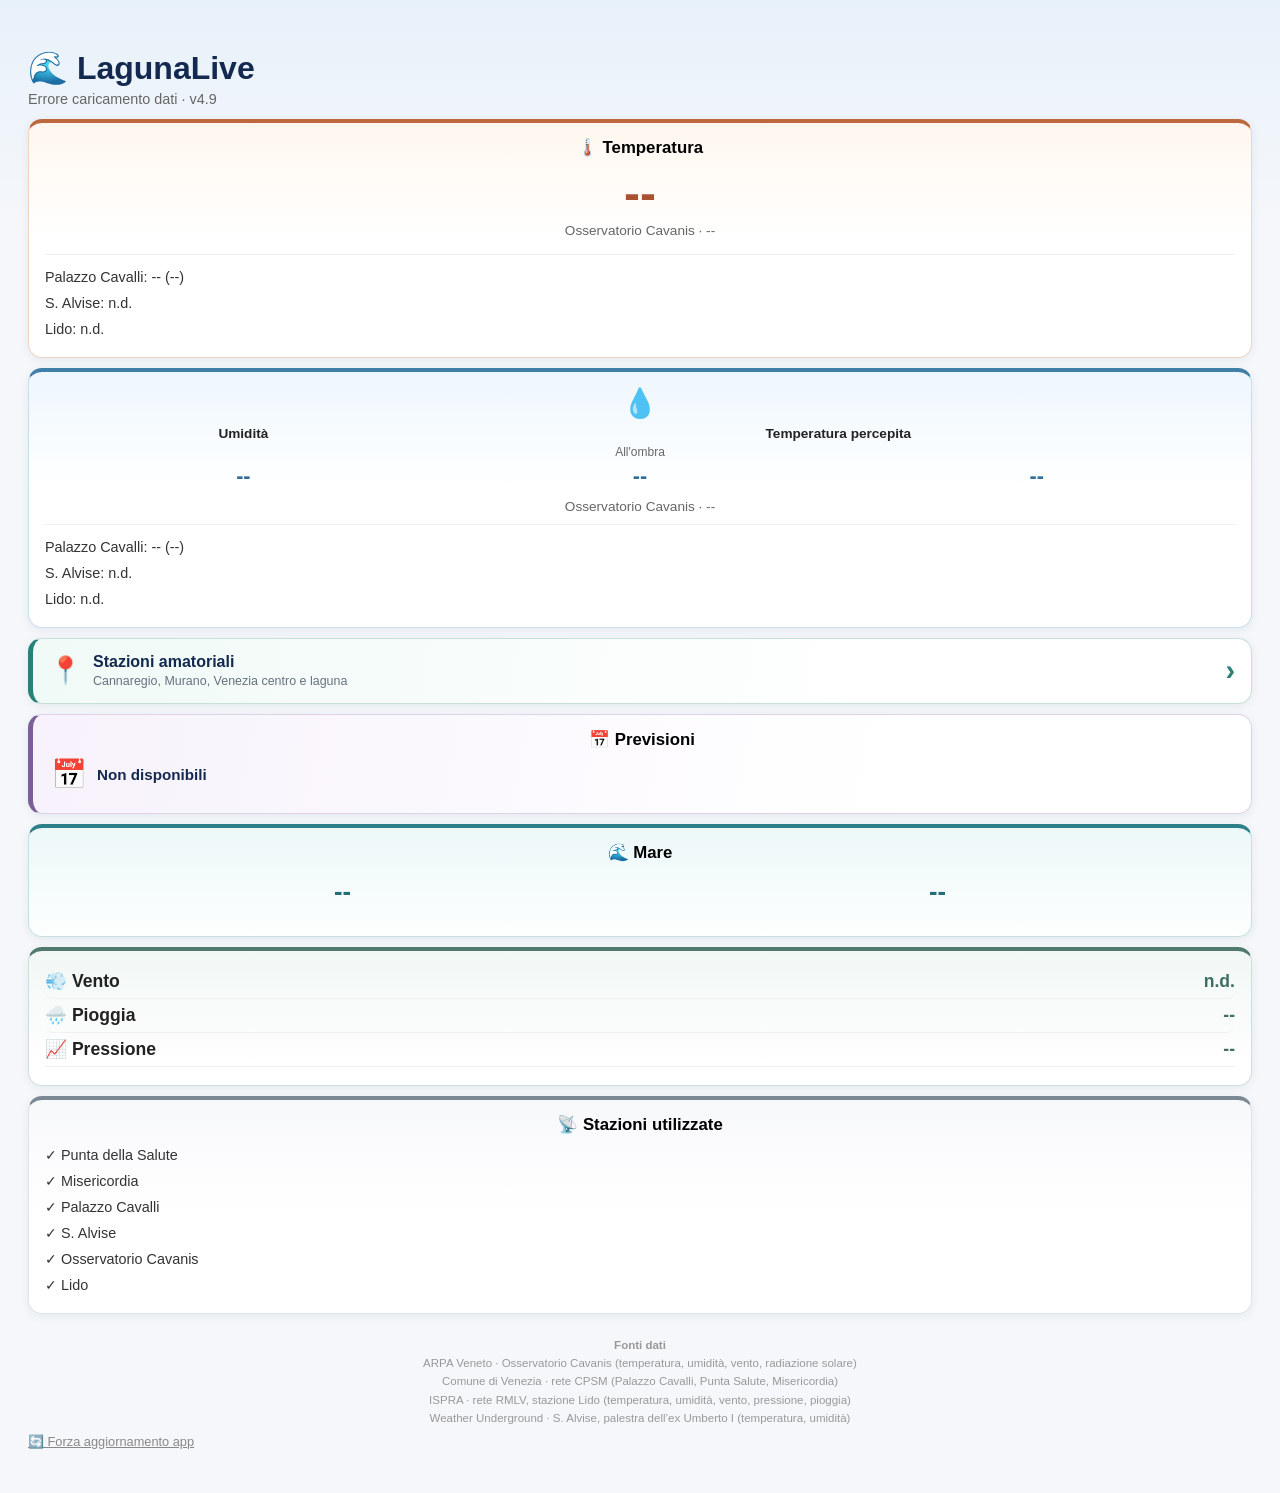
<file: index.html>
<!DOCTYPE html>
<html lang="it">
<head>
<meta charset="UTF-8">
<meta name="viewport" content="width=device-width, initial-scale=1">
<title>LagunaLive</title>

<link rel="manifest" href="manifest.json">
<meta name="theme-color" content="#14294f">
<meta name="mobile-web-app-capable" content="yes">
<meta name="apple-mobile-web-app-capable" content="yes">
<meta name="apple-mobile-web-app-status-bar-style" content="black-translucent">
<meta name="apple-mobile-web-app-title" content="LagunaLive">
<link rel="icon" href="icons/icon-192.png">
<link rel="apple-touch-icon" href="icons/icon-192.png">

<!-- ATTENZIONE: il numero "?v=4.9" qui e in app.js va aggiornato
     insieme a APP_VERSION (in app.js) e CACHE_NAME (in sw.js) ad ogni
     rilascio. Senza questo numero nell'indirizzo, il browser puo'
     continuare a servire una copia di style.css dalla propria cache
     HTTP anche dopo aver cancellato la cache del Service Worker: sono
     due cache diverse e indipendenti (bug reale riscontrato il
     22/08/2026, richiedeva la cancellazione manuale della cache di
     Chrome per vedere gli aggiornamenti). Cambiare il numero rende
     l'indirizzo del file diverso da quello precedente, obbligando il
     browser a scaricarlo di nuovo indipendentemente da qualsiasi
     intestazione di cache del server. -->
<link rel="stylesheet" href="style.css?v=4.9">
</head>

<body>

<h1>🌊 LagunaLive</h1>

<div id="status">Caricamento...</div>

<div id="allarmeMeteo" class="alert-banner"></div>

<!-- CARD 1: Temperatura -->
<div class="card home-card card-temperature">
    <h2>🌡️ Temperatura</h2>

    <div class="main-temp clickable" id="mainTempLink">
        <div class="main-temp-value" id="temp">--</div>
        <div class="main-temp-station" id="tempStation">Osservatorio Cavanis &middot; --</div>
    </div>

    <div class="sub-stations">
        <div class="sub-station clickable" id="subCavalli">Palazzo Cavalli: -- (--)</div>
        <div class="sub-station clickable" id="subPalestra">S. Alvise: -- (--)</div>
        <div class="sub-station clickable" id="subLidoMeteo">Lido: -- (--)</div>
    </div>
</div>

<!-- CARD 2: Umidità e percepita -->
<div class="card home-card card-humidity">
    <div class="card-icon">💧</div>

    <div class="triple-metric">
        <div class="triple-row">
            <div class="col-1 triple-label">Umidità</div>
            <div class="col-2-3 triple-label"><span id="thermalTitle">Temperatura percepita</span></div>
        </div>
        <div class="triple-row">
            <div class="col-1"></div>
            <div class="col-2 triple-sublabel" id="thermalIndexLabel">All'ombra</div>
            <div class="col-3 triple-sublabel" id="thswLabel"></div>
        </div>
        <div class="triple-row">
            <div class="col-1 triple-value" id="humidity">--</div>
            <div class="col-2 triple-value" id="heatIndex">--</div>
            <div class="col-3 triple-value" id="thsw">--</div>
        </div>
    </div>

    <div class="main-caption" id="humidityStation">Osservatorio Cavanis &middot; --</div>

    <div id="humidityDetails" class="sub-stations">
        <div class="sub-station" id="humidityCavalli">Palazzo Cavalli: -- (--)</div>
        <div class="sub-station" id="humidityPalestra">S. Alvise: -- (--)</div>
        <div class="sub-station" id="humidityLidoMeteo">Lido: -- (--)</div>
    </div>
</div>

<!-- Collegamento alla rete di stazioni amatoriali -->
<a href="stazioni.html" class="card navigation-card amateur-stations-link">
    <span class="amateur-stations-icon" aria-hidden="true">📍</span>
    <span class="amateur-stations-copy">
        <strong>Stazioni amatoriali</strong>
        <small>Cannaregio, Murano, Venezia centro e laguna</small>
    </span>
    <span class="amateur-stations-arrow" aria-hidden="true">›</span>
</a>

<!-- Previsioni: collegamento con la fascia oraria attuale -->
<div class="card navigation-card card-forecast">
    <h2>📅 Previsioni</h2>

    <a href="previsioni.html" class="prev-preview clickable" id="previsioniPreview">
        <div class="prev-preview-riga">
            <span class="prev-preview-icon" id="previsioniIcon">⏳</span>
            <span class="prev-preview-info">
                <span class="prev-preview-fascia" id="previsioniFascia">Caricamento…</span>
                <span class="prev-preview-cat" id="previsioniCategoria"></span>
            </span>
            <span class="prev-preview-temp" id="previsioniTemp"></span>
        </div>
        <div class="prev-preview-extra" id="previsioniExtra"></div>
    </a>
</div>

<!-- CARD 3: Mare -->
<div class="card home-card card-sea">
    <h2>🌊 Mare</h2>

    <div class="mare-main clickable" id="mareLink">
        <span class="mare-value" id="tide">--</span>
        <span class="mare-value" id="waterTemp">--</span>
    </div>

    <div id="tideInfo" class="main-caption"></div>
</div>

<!-- CARD 4: Vento, pioggia, pressione -->
<div class="card home-card card-weather">
    <div class="metric-line clickable" id="windLine">
        <span class="metric-name">💨 Vento</span>
        <span class="metric-data" id="wind">--</span>
    </div>
    <div class="metric-line clickable" id="rainLine">
        <span class="metric-name">🌧️ Pioggia</span>
        <span class="metric-data" id="rain">--</span>
    </div>
    <div class="metric-line">
        <span class="metric-name">📈 Pressione</span>
        <span class="metric-data" id="pressure">--</span>
    </div>

    <div id="airTime" class="timestamp"></div>
</div>

<div class="card home-card card-sources">
    <h2>📡 Stazioni utilizzate</h2>

    <div id="stationsStatus">
        Caricamento...
    </div>
</div>

<div class="footer-credits">
    <strong>Fonti dati</strong><br>
    ARPA Veneto &middot; Osservatorio Cavanis (temperatura, umidità, vento, radiazione solare)<br>
    Comune di Venezia &middot; rete CPSM (Palazzo Cavalli, Punta Salute, Misericordia)<br>
    ISPRA &middot; rete RMLV, stazione Lido (temperatura, umidità, vento, pressione, pioggia)<br>
    Weather Underground &middot; S. Alvise, palestra dell’ex Umberto I (temperatura, umidità)
</div>

<div id="forceUpdateLink" class="force-update-link">🔄 Forza aggiornamento app</div>

<!-- Modale scheda stazione -->
<div id="modalOverlay" class="modal-overlay" aria-hidden="true">
    <div class="modal" id="modalCard" data-theme="default" role="dialog" aria-modal="true" aria-labelledby="modalTitle">
        <button id="modalClose" class="modal-close" aria-label="Chiudi">✕</button>
        <h2 id="modalTitle">Stazione</h2>
        <p id="modalSubtitle" class="modal-subtitle" hidden></p>
        <div id="modalBody"></div>
    </div>
</div>

<!-- Motore dati previsioni (stesso file usato da previsioni.html):
     serve qui solo per l'anteprima "oggi" e l'avviso allarmi, nessun
     accesso al DOM al suo interno, va caricato prima di app.js che lo
     consuma in loadPrevisioniPreview(). -->
<script src="previsioni-data.js?v=4.9"></script>

<!-- Stesso numero di versione di style.css qui sopra e di
     APP_VERSION/CACHE_NAME: vedi commento su style.css per il perche'. -->
<script src="app.js?v=4.9"></script>

</body>
</html>
</file>
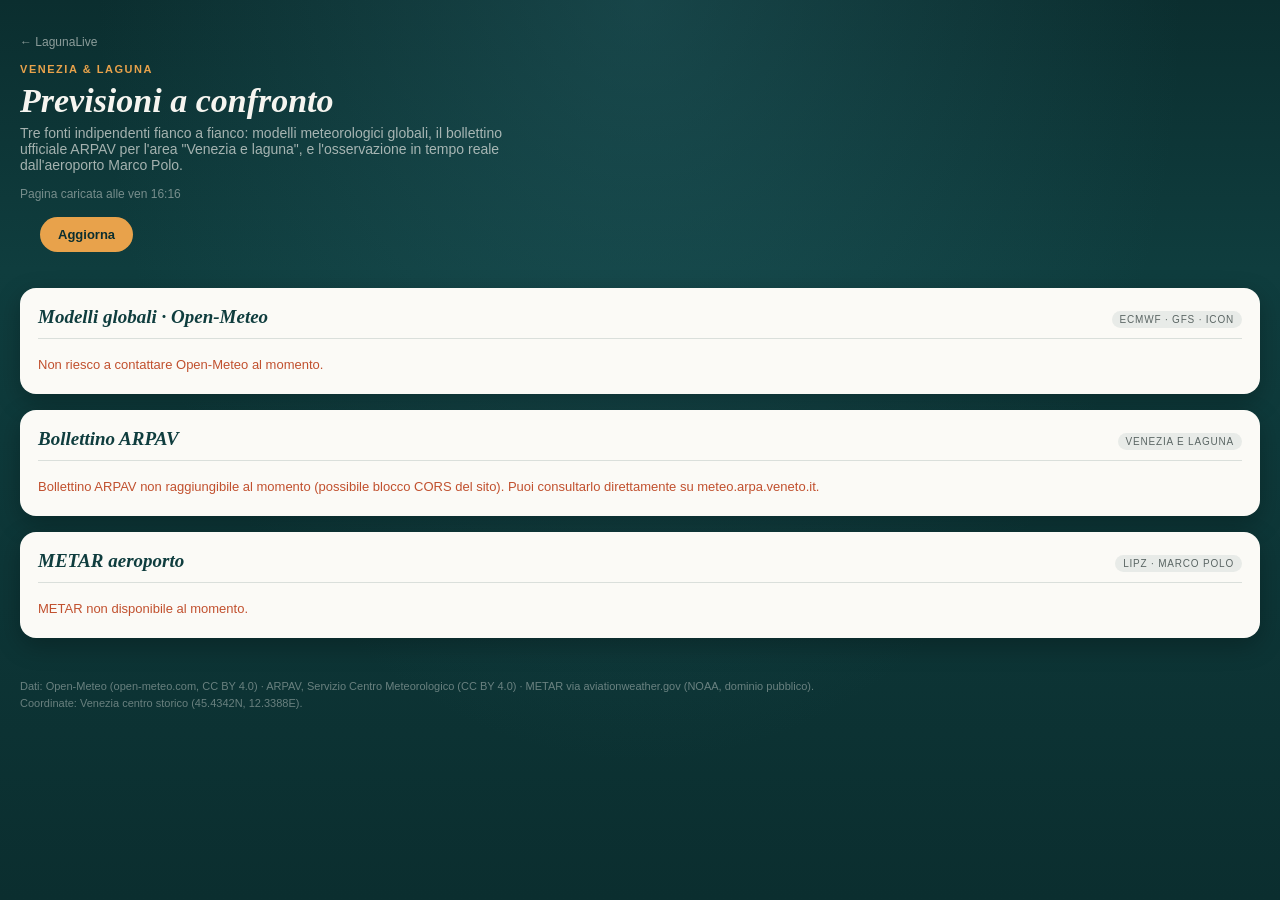
<file: old_previsioni.html>
<!DOCTYPE html>
<html lang="it">
<head>
<meta charset="UTF-8">
<meta name="viewport" content="width=device-width, initial-scale=1, viewport-fit=cover">
<title>Previsioni Laguna — Venezia</title>
<style>
  :root{
    --deep:#0F3D3E;
    --deep2:#0B2E2F;
    --tide:#2E6F77;
    --foam:#F6F5F0;
    --paper:#FBFAF6;
    --amber:#E8A24B;
    --rust:#C1502E;
    --ink:#1B1B18;
    --ink-soft:#5B6664;
    --line: rgba(15,61,62,0.14);
  }
  *{box-sizing:border-box;}
  html,body{margin:0;padding:0;}
  body{
    background:var(--deep2);
    background-image:
      radial-gradient(ellipse at top, rgba(46,111,119,0.35), transparent 60%),
      linear-gradient(180deg, var(--deep2), var(--deep) 30%, var(--deep2) 100%);
    color:var(--foam);
    font-family: "IBM Plex Sans", -apple-system, "Segoe UI", Roboto, sans-serif;
    min-height:100vh;
    padding-bottom:60px;
  }
  @font-face{
    font-family:"Fraunces-fallback";
    src:local("Georgia");
  }
  header{
    padding:32px 20px 20px;
    text-align:left;
  }
  .eyebrow{
    font-size:11px;
    letter-spacing:.14em;
    text-transform:uppercase;
    color:var(--amber);
    font-weight:600;
    margin:0 0 8px;
  }
  h1{
    font-family: Georgia, "Times New Roman", serif;
    font-weight:600;
    font-style:italic;
    font-size:34px;
    line-height:1.05;
    margin:0 0 6px;
    color:var(--foam);
  }
  .subtitle{
    font-size:14px;
    color:rgba(246,245,240,0.65);
    margin:0;
    max-width:36em;
  }
  .updated{
    font-size:12px;
    color:rgba(246,245,240,0.45);
    margin-top:14px;
  }

  /* Consensus meter — signature element */
  .consensus{
    margin:22px 20px 8px;
    background:rgba(255,255,255,0.04);
    border:1px solid rgba(255,255,255,0.09);
    border-radius:14px;
    padding:16px 18px 18px;
  }
  .consensus-label{
    font-size:11px;
    letter-spacing:.1em;
    text-transform:uppercase;
    color:rgba(246,245,240,0.55);
    margin-bottom:10px;
  }
  .consensus-bar{
    display:flex;
    height:10px;
    border-radius:6px;
    overflow:hidden;
    background:rgba(255,255,255,0.08);
  }
  .consensus-seg{ height:100%; }
  .consensus-legend{
    display:flex;
    justify-content:space-between;
    margin-top:8px;
    font-size:11px;
    color:rgba(246,245,240,0.55);
  }
  .consensus-note{
    font-size:13px;
    margin-top:10px;
    color:var(--foam);
  }

  main{ padding:0 20px; }

  .card{
    background:var(--paper);
    color:var(--ink);
    border-radius:16px;
    margin:16px 0;
    padding:18px 18px 16px;
    box-shadow:0 8px 24px rgba(0,0,0,0.25);
  }
  .card-head{
    display:flex;
    align-items:baseline;
    justify-content:space-between;
    border-bottom:1px solid var(--line);
    padding-bottom:10px;
    margin-bottom:12px;
  }
  .card-title{
    font-family: Georgia, serif;
    font-style:italic;
    font-size:19px;
    margin:0;
    color:var(--deep);
  }
  .card-tag{
    font-size:10px;
    letter-spacing:.08em;
    text-transform:uppercase;
    color:var(--ink-soft);
    background:rgba(15,61,62,0.08);
    padding:3px 8px;
    border-radius:20px;
  }
  .status{ font-size:13px; color:var(--ink-soft); padding:6px 0; }
  .status.err{ color:var(--rust); }

  /* Open-Meteo model comparison table */
  table.models{
    width:100%;
    border-collapse:collapse;
    font-size:13px;
  }
  table.models th, table.models td{
    text-align:center;
    padding:7px 4px;
    border-bottom:1px solid var(--line);
  }
  table.models th{
    font-weight:600;
    color:var(--ink-soft);
    font-size:11px;
    text-transform:uppercase;
    letter-spacing:.03em;
  }
  table.models td:first-child, table.models th:first-child{
    text-align:left;
    font-weight:600;
    color:var(--deep);
  }
  .rain-pill{
    display:inline-block;
    min-width:34px;
    padding:2px 6px;
    border-radius:20px;
    font-size:11px;
    font-weight:600;
    color:#fff;
  }

  /* ARPAV bulletin */
  .arpav-day{
    display:flex;
    gap:12px;
    padding:10px 0;
    border-bottom:1px solid var(--line);
    align-items:flex-start;
  }
  .arpav-day:last-child{ border-bottom:none; }
  .arpav-date{
    font-size:12px;
    font-weight:600;
    color:var(--tide);
    min-width:58px;
  }
  .arpav-body .sky{ font-size:14px; color:var(--ink); margin:0 0 3px; }
  .arpav-body .meta{ font-size:12px; color:var(--ink-soft); }
  .arpav-body .temp{ font-weight:600; color:var(--deep); }

  /* METAR */
  .metar-raw{
    font-family: "SF Mono", "Roboto Mono", monospace;
    font-size:12px;
    background:rgba(15,61,62,0.06);
    border-radius:8px;
    padding:10px 12px;
    color:var(--deep);
    word-break:break-all;
    line-height:1.5;
  }
  .metar-grid{
    display:grid;
    grid-template-columns:1fr 1fr;
    gap:8px 16px;
    margin-top:12px;
  }
  .metar-item .k{ font-size:11px; color:var(--ink-soft); text-transform:uppercase; letter-spacing:.04em; }
  .metar-item .v{ font-size:15px; font-weight:600; color:var(--deep); }

  footer{
    padding:24px 20px 10px;
    font-size:11px;
    color:rgba(246,245,240,0.4);
    line-height:1.6;
  }
  footer a{ color:rgba(246,245,240,0.6); }

  .reload-btn{
    margin:4px 20px 0;
    display:inline-block;
    background:var(--amber);
    color:var(--deep2);
    border:none;
    font-weight:600;
    font-size:13px;
    padding:10px 18px;
    border-radius:24px;
  }
</style>
</head>
<body>

<header>
  <a href="index.html" style="display:inline-block;font-size:12px;color:rgba(246,245,240,0.55);text-decoration:none;margin-bottom:14px;">&larr; LagunaLive</a>
  <p class="eyebrow">Venezia &amp; Laguna</p>
  <h1>Previsioni a confronto</h1>
  <p class="subtitle">Tre fonti indipendenti fianco a fianco: modelli meteorologici globali, il bollettino ufficiale ARPAV per l'area "Venezia e laguna", e l'osservazione in tempo reale dall'aeroporto Marco Polo.</p>
  <p class="updated" id="updated-at">Caricamento…</p>
  <button class="reload-btn" onclick="location.reload()">Aggiorna</button>
</header>

<div class="consensus" id="consensus-block" style="display:none">
  <div class="consensus-label">Accordo tra i modelli — domani</div>
  <div class="consensus-bar" id="consensus-bar"></div>
  <div class="consensus-legend"><span>0% pioggia</span><span>100% pioggia</span></div>
  <p class="consensus-note" id="consensus-note"></p>
</div>

<main>

  <section class="card">
    <div class="card-head">
      <h2 class="card-title">Modelli globali · Open&#8209;Meteo</h2>
      <span class="card-tag">ECMWF · GFS · ICON</span>
    </div>
    <div class="status" id="om-status">Interrogo i modelli…</div>
    <div id="om-content"></div>
  </section>

  <section class="card">
    <div class="card-head">
      <h2 class="card-title">Bollettino ARPAV</h2>
      <span class="card-tag">Venezia e laguna</span>
    </div>
    <div class="status" id="arpav-status">Scarico il bollettino…</div>
    <div id="arpav-content"></div>
  </section>

  <section class="card">
    <div class="card-head">
      <h2 class="card-title">METAR aeroporto</h2>
      <span class="card-tag">LIPZ · Marco Polo</span>
    </div>
    <div class="status" id="metar-status">Interrogo la stazione…</div>
    <div id="metar-content"></div>
  </section>

</main>

<footer>
  Dati: Open&#8209;Meteo (open-meteo.com, CC BY 4.0) · ARPAV, Servizio Centro Meteorologico (CC BY 4.0) · METAR via aviationweather.gov (NOAA, dominio pubblico).<br>
  Coordinate: Venezia centro storico (45.4342N, 12.3388E).
</footer>

<script>
const LAT = 45.4342, LON = 12.3388;

function fmtTime(){
  const d = new Date();
  return d.toLocaleString('it-IT', {weekday:'short', hour:'2-digit', minute:'2-digit'});
}
document.getElementById('updated-at').textContent = 'Pagina caricata alle ' + fmtTime();

function rainColor(p){
  if(p >= 60) return '#C1502E';
  if(p >= 30) return '#E8A24B';
  if(p >= 10) return '#8FA998';
  return '#2E6F77';
}

async function fetchJSON(url){
  const res = await fetch(url);
  if(!res.ok) throw new Error('HTTP ' + res.status);
  return res.json();
}

async function fetchTextWithProxy(url){
  // Prova diretta, poi fallback su proxy CORS pubblici
  const attempts = [
    url,
    'https://corsproxy.io/?' + encodeURIComponent(url),
    'https://api.allorigins.win/raw?url=' + encodeURIComponent(url)
  ];
  let lastErr;
  for(const attempt of attempts){
    try{
      const res = await fetch(attempt);
      if(!res.ok) throw new Error('HTTP ' + res.status);
      return await res.text();
    }catch(e){ lastErr = e; }
  }
  throw lastErr;
}

/* ---------- OPEN-METEO: multi-model comparison ---------- */
async function loadOpenMeteo(){
  const statusEl = document.getElementById('om-status');
  const contentEl = document.getElementById('om-content');
  try{
    const models = [
      {id:'ecmwf_ifs025', label:'ECMWF'},
      {id:'gfs_seamless', label:'GFS'},
      {id:'icon_seamless', label:'ICON'}
    ];
    const results = {};
    for(const m of models){
      const url = `https://api.open-meteo.com/v1/forecast?latitude=${LAT}&longitude=${LON}`
        + `&daily=temperature_2m_max,temperature_2m_min,precipitation_probability_max,weathercode`
        + `&timezone=Europe%2FRome&forecast_days=5&models=${m.id}`;
      const data = await fetchJSON(url);
      results[m.label] = data.daily;
    }

    const days = results['ECMWF'].time;
    let html = '<table class="models"><thead><tr><th>Giorno</th>';
    models.forEach(m => html += `<th>${m.label}</th>`);
    html += '</tr></thead><tbody>';

    days.forEach((day, i) => {
      const d = new Date(day + 'T12:00:00');
      const label = d.toLocaleDateString('it-IT', {weekday:'short', day:'numeric'});
      html += `<tr><td>${label}</td>`;
      models.forEach(m => {
        const daily = results[m.label];
        const tmax = Math.round(daily.temperature_2m_max[i]);
        const tmin = Math.round(daily.temperature_2m_min[i]);
        const rain = daily.precipitation_probability_max[i];
        html += `<td>${tmin}°/${tmax}°<br><span class="rain-pill" style="background:${rainColor(rain)}">${rain}%</span></td>`;
      });
      html += '</tr>';
    });
    html += '</tbody></table>';
    contentEl.innerHTML = html;
    statusEl.style.display = 'none';

    // consensus meter for "domani" (index 1)
    const idx = 1;
    const rains = models.map(m => results[m.label].precipitation_probability_max[idx]);
    const avg = Math.round(rains.reduce((a,b)=>a+b,0)/rains.length);
    const spread = Math.max(...rains) - Math.min(...rains);
    const bar = document.getElementById('consensus-bar');
    bar.innerHTML = '';
    const seg = document.createElement('div');
    seg.className = 'consensus-seg';
    seg.style.width = avg + '%';
    seg.style.background = rainColor(avg);
    bar.appendChild(seg);
    const rest = document.createElement('div');
    rest.className = 'consensus-seg';
    rest.style.width = (100-avg) + '%';
    rest.style.background = 'rgba(255,255,255,0.08)';
    bar.appendChild(rest);
    const noteEl = document.getElementById('consensus-note');
    if(spread <= 15){
      noteEl.textContent = `I modelli concordano: probabilità di pioggia media ${avg}% (scarto ${spread} punti).`;
    } else {
      noteEl.textContent = `I modelli divergono su domani: da ${Math.min(...rains)}% a ${Math.max(...rains)}% di probabilità pioggia — giornata incerta.`;
    }
    document.getElementById('consensus-block').style.display = 'block';

  }catch(e){
    statusEl.textContent = 'Non riesco a contattare Open-Meteo al momento.';
    statusEl.classList.add('err');
  }
}

/* ---------- ARPAV: bollettino widget XML, zona "Venezia e laguna" ---------- */
async function loadArpav(){
  const statusEl = document.getElementById('arpav-status');
  const contentEl = document.getElementById('arpav-content');
  try{
    const xmlUrl = 'https://www.arpa.veneto.it/risorse/data-bollettini/meteo/bollettini/it/xml/bollettino_widget.xml';
    const text = await fetchTextWithProxy(xmlUrl);
    const parser = new DOMParser();
    const xml = parser.parseFromString(text, 'text/xml');

    const zones = Array.from(xml.getElementsByTagName('meteogram'));
    const zone = zones.find(z => z.getAttribute('name') === 'Venezia e laguna') || zones.find(z => z.getAttribute('zoneid') === '11');

    if(!zone){ throw new Error('Zona non trovata nel bollettino'); }

    const dayNodes = Array.from(zone.getElementsByTagName('day'));
    let html = '';
    dayNodes.forEach(dn => {
      const date = dn.getAttribute('date');
      const time = dn.getAttribute('time');
      const d = new Date(date + 'T12:00:00');
      const dateLabel = d.toLocaleDateString('it-IT', {weekday:'short', day:'numeric', month:'short'});
      const timeLabel = time === 'am' ? 'mattina' : time === 'pm' ? 'pomeriggio/sera' : 'giornata';

      const skyNode = dn.getElementsByTagName('sky')[0];
      const rainNode = dn.getElementsByTagName('rain')[0];
      const tempNodes = Array.from(dn.getElementsByTagName('temp'));

      const sky = skyNode ? skyNode.textContent : '';
      const rainPerc = rainNode ? rainNode.getAttribute('perc') : '';
      const rainDesc = rainNode ? rainNode.textContent : '';

      let tempStr = '';
      if(tempNodes.length){
        const t = tempNodes[0];
        const min = t.getAttribute('min');
        const max = t.getAttribute('max');
        if(min || max) tempStr = `<span class="temp">${min ? min+'° / ' : ''}${max}°</span> · `;
      }

      html += `<div class="arpav-day">
        <div class="arpav-date">${dateLabel}<br><span style="font-weight:400;color:var(--ink-soft)">${timeLabel}</span></div>
        <div class="arpav-body">
          <p class="sky">${tempStr}${sky}</p>
          <p class="meta">Pioggia ${rainPerc}: ${rainDesc}</p>
        </div>
      </div>`;
    });

    contentEl.innerHTML = html;
    statusEl.style.display = 'none';
  }catch(e){
    statusEl.textContent = 'Bollettino ARPAV non raggiungibile al momento (possibile blocco CORS del sito). Puoi consultarlo direttamente su meteo.arpa.veneto.it.';
    statusEl.classList.add('err');
  }
}

/* ---------- METAR: Venice airport LIPZ via aviationweather.gov ---------- */
async function loadMetar(){
  const statusEl = document.getElementById('metar-status');
  const contentEl = document.getElementById('metar-content');
  try{
    const url = 'https://aviationweather.gov/api/data/metar?ids=LIPZ&format=json';
    let data;
    try{
      data = await fetchJSON(url);
    }catch(e){
      const text = await fetchTextWithProxy(url);
      data = JSON.parse(text);
    }
    if(!data || !data.length){ throw new Error('Nessun dato METAR'); }
    const m = data[0];

    const raw = m.rawOb || '';
    const temp = (m.temp !== undefined && m.temp !== null) ? m.temp + '°C' : '—';
    const wind = (m.wdir !== undefined && m.wspd !== undefined) ? `${m.wdir}° · ${m.wspd} kt` : '—';
    const visib = m.visib !== undefined ? m.visib + ' sm' : '—';
    const obsTime = m.obsTime ? new Date(m.obsTime * 1000).toLocaleString('it-IT', {hour:'2-digit', minute:'2-digit', day:'numeric', month:'short'}) : '—';
    const clouds = (m.clouds && m.clouds.length) ? m.clouds.map(c => `${c.cover} ${c.base ? c.base+'ft' : ''}`).join(', ') : 'sereno / non riportato';

    contentEl.innerHTML = `
      <div class="metar-raw">${raw}</div>
      <div class="metar-grid">
        <div class="metar-item"><div class="k">Osservazione</div><div class="v">${obsTime}</div></div>
        <div class="metar-item"><div class="k">Temperatura</div><div class="v">${temp}</div></div>
        <div class="metar-item"><div class="k">Vento</div><div class="v">${wind}</div></div>
        <div class="metar-item"><div class="k">Visibilità</div><div class="v">${visib}</div></div>
        <div class="metar-item" style="grid-column:1/-1"><div class="k">Nuvolosità</div><div class="v">${clouds}</div></div>
      </div>
    `;
    statusEl.style.display = 'none';
  }catch(e){
    statusEl.textContent = 'METAR non disponibile al momento.';
    statusEl.classList.add('err');
  }
}

loadOpenMeteo();
loadArpav();
loadMetar();
</script>
</body>
</html>
</file>
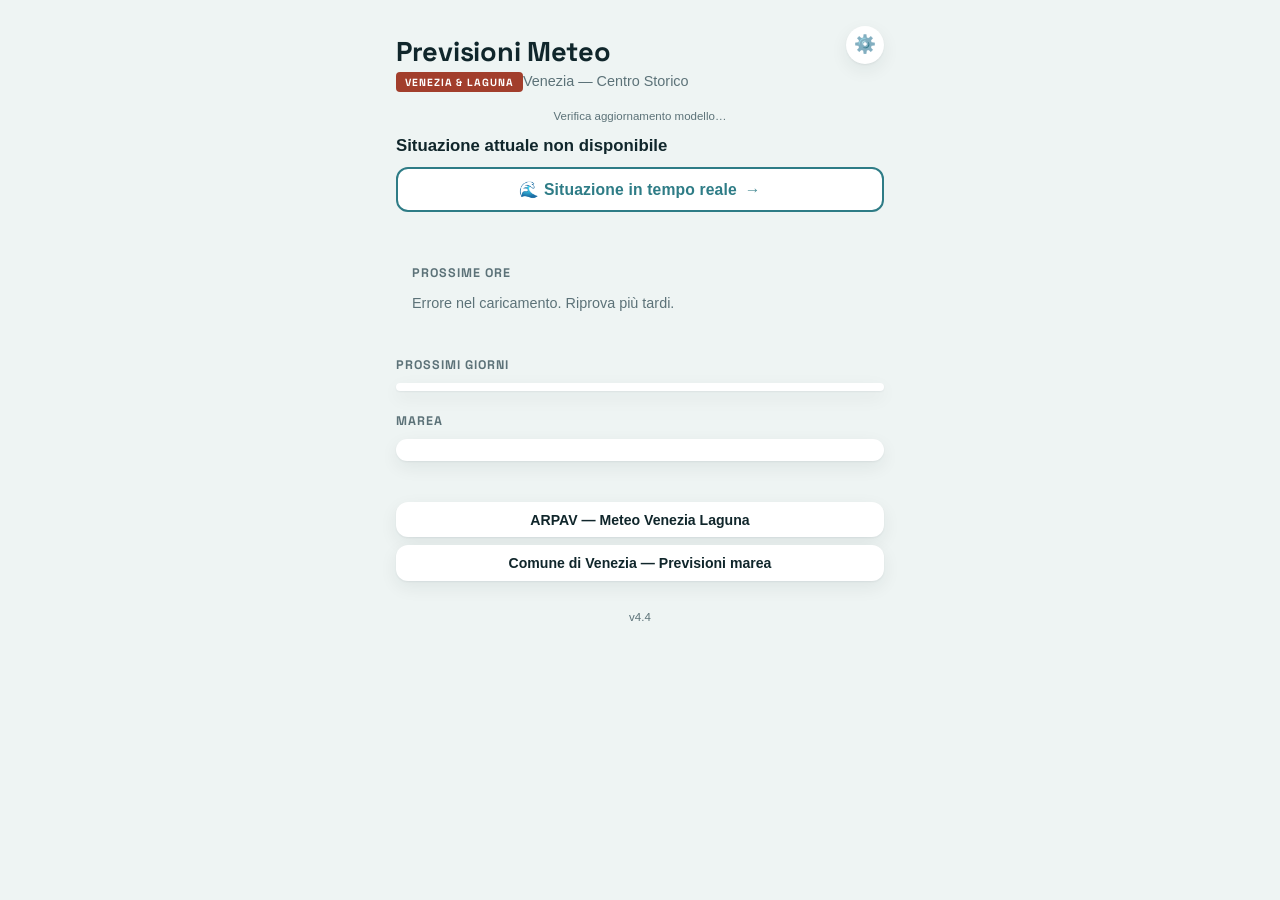
<file: previsioni.html>
<!DOCTYPE html>
<html lang="it">
<head>
    <meta charset="UTF-8">
    <title>Previsioni Meteo Venezia — LagunaLive</title>
    <meta name="viewport" content="width=device-width, initial-scale=1.0">
    <link rel="preconnect" href="https://fonts.googleapis.com">
    <link href="https://fonts.googleapis.com/css2?family=Space+Grotesk:wght@500;600;700&display=swap" rel="stylesheet">
    <!-- ATTENZIONE: il numero "?v=4.4" qui e negli script sotto va
         aggiornato insieme a CACHE_NAME/SHELL_FILES in sw.js e a
         PRVS_VERSION in previsioni-render.js ad ogni rilascio, stesso
         motivo spiegato in index.html per style.css/app.js. -->
    <link rel="stylesheet" href="previsioni.css?v=4.4">
</head>
<body>

<!-- FASCIA 1 — Titolo, luogo, situazione attuale -->
<header class="prvs-fascia prvs-fascia-header">
    <button id="prvs-btn-impostazioni" class="prvs-btn-impostazioni" title="Impostazioni">⚙️</button>
    <h1>Previsioni Meteo</h1>
    <div class="prvs-luogo">Venezia — Centro Storico</div>
    <div id="prvs-aggiornamento-modello" class="prvs-aggiornamento-modello">Verifica aggiornamento modello…</div>
    <div id="prvs-attuale" class="prvs-attuale">
        <span id="prvs-attuale-osservato" class="prvs-attuale-caricamento">Caricamento situazione attuale…</span>
    </div>
    <nav class="prvs-nav">
        <a href="index.html" class="prvs-nav-link">🌊 Situazione in tempo reale <span class="prvs-nav-arrow">→</span></a>
    </nav>
</header>

<main>

    <!-- FASCIA 2 — Scroll orario di oggi -->
    <section class="prvs-fascia" id="prvs-fascia-oggi">
        <div class="prvs-label" id="prvs-label-striscia">Prossime ore</div>
        <div class="prvs-oraria-scroll" id="prvs-oggi-scroll">
            <span class="prvs-caricamento">Caricamento previsioni…</span>
        </div>
    </section>

    <!-- FASCIA 3 — 7 righe: oggi + 6 giorni successivi, ciascuna con accordion inline -->
    <div class="prvs-label">Prossimi giorni</div>
    <section class="prvs-fascia" id="prvs-fascia-giorni">
        <!-- Una .prvs-giorno-item per ogni giorno, generata da JS -->
    </section>

    <!-- FASCIA 3bis — Marea: prossimi picchi come idrometro -->
    <div class="prvs-label">Marea</div>
    <section class="prvs-fascia" id="prvs-fascia-marea">
        <!-- Righe marea con barra a idrometro, generate da JS -->
    </section>

    <!-- FASCIA 4 — Link esterni -->
    <section class="prvs-fascia prvs-fascia-azioni">
        <div class="prvs-link-esterni">
            <a href="https://meteo.arpa.veneto.it/?page=mtg11"
               target="_blank" rel="noopener" class="prvs-link-esterno">
                ARPAV — Meteo Venezia Laguna
            </a>
            <a href="https://www.comune.venezia.it/it/content/centro-previsioni-e-segnalazioni-maree"
               target="_blank" rel="noopener" class="prvs-link-esterno">
                Comune di Venezia — Previsioni marea
            </a>
        </div>
    </section>

    <div id="prvs-versione" class="prvs-versione"></div>

</main>

<!-- MODAL IMPOSTAZIONI -->
<div id="prvs-modal-impostazioni" class="prvs-modal-backdrop">
    <div class="prvs-modal">
        <div class="prvs-modal-header">
            <h3>Impostazioni</h3>
            <span id="prvs-impostazioni-close" class="prvs-modal-close">&times;</span>
        </div>
        <div id="prvs-impostazioni-body">
            <div class="prvs-impostazioni-sezione">
                <div class="prvs-impostazioni-titolo">Modello principale</div>
                <div class="prvs-impostazioni-nota">Usato nelle schermate iniziali quando non stai confrontando i modelli.</div>
                <div id="prvs-scelta-modello"></div>
            </div>
            <div class="prvs-impostazioni-sezione">
                <div class="prvs-impostazioni-titolo">Campi nel dettaglio orario</div>
                <div class="prvs-impostazioni-nota">Fino a 4 in aggiunta a meteo, temperatura e pioggia (sempre visibili).</div>
                <div id="prvs-scelta-campi"></div>
            </div>
            <button id="prvs-btn-salva-impostazioni" class="prvs-btn" style="width:100%;margin:0.8rem 0 0 0;">Salva</button>
        </div>
    </div>
</div>

<!-- Dato osservato in tempo reale (stesse fonti di LagunaLive/index.html):
     va caricato prima di previsioni-render.js, che lo usa in renderAttuale(). -->
<script src="osservazioni.js?v=4.4"></script>
<script src="previsioni-data.js?v=4.4"></script>
<script src="previsioni-render.js?v=4.4"></script>

</body>
</html>
</file>
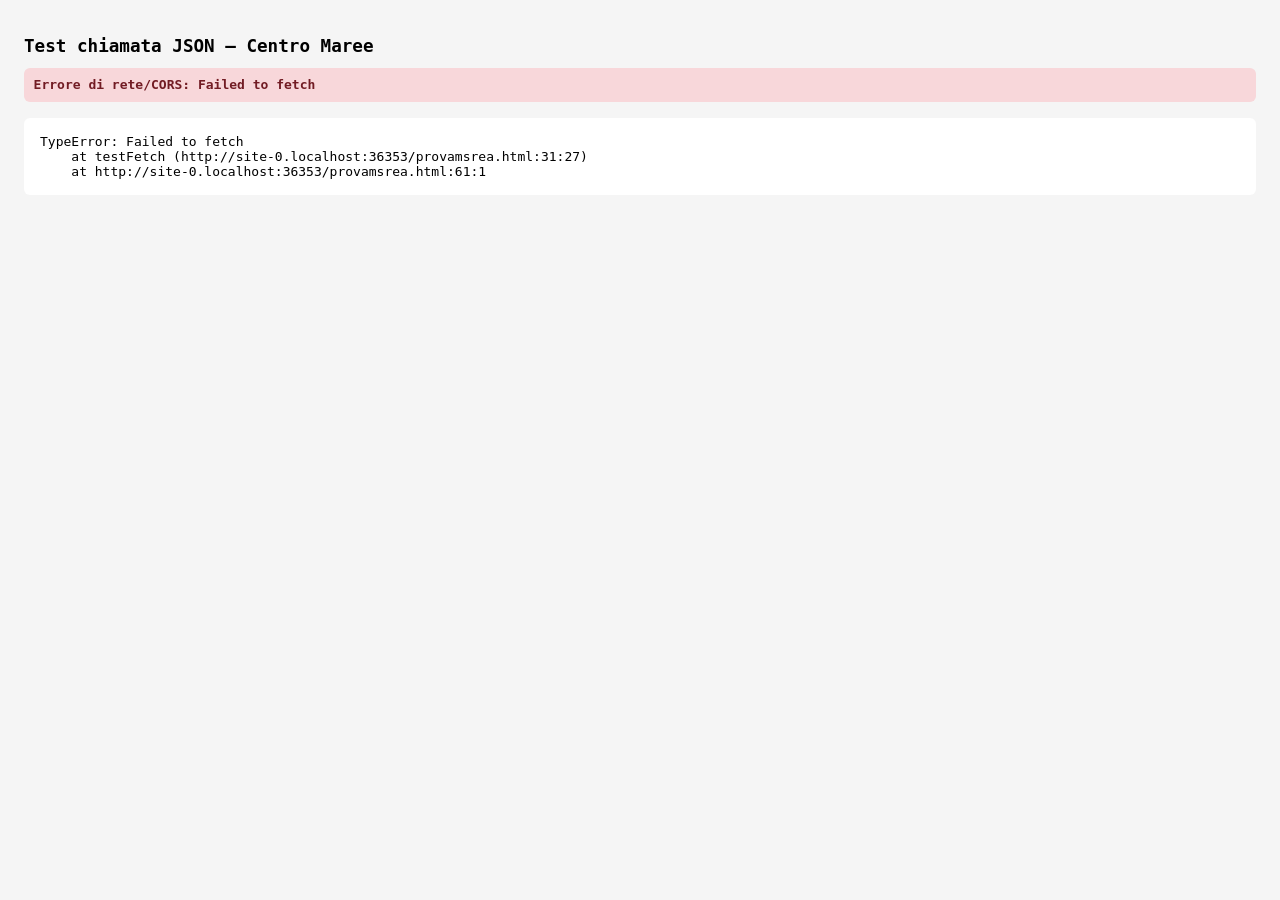
<file: provamsrea.html>
<!DOCTYPE html>
<html lang="it">
<head>
    <meta charset="UTF-8">
    <meta name="viewport" content="width=device-width, initial-scale=1.0">
    <title>Test JSON Marea</title>
    <style>
        body { font-family: monospace; padding: 1rem; background: #f5f5f5; }
        h1 { font-size: 1.1rem; }
        #stato { font-weight: bold; margin-bottom: 1rem; padding: 0.6rem; border-radius: 6px; }
        .ok { background: #d4edda; color: #155724; }
        .errore { background: #f8d7da; color: #721c24; }
        pre { background: #fff; padding: 1rem; border-radius: 6px; overflow-x: auto; white-space: pre-wrap; word-break: break-word; }
    </style>
</head>
<body>

<h1>Test chiamata JSON — Centro Maree</h1>
<div id="stato">In corso...</div>
<pre id="risultato">Caricamento...</pre>

<script>
const URL_WORKER = "https://previsionimarea.andrea-vio.workers.dev/";

async function testFetch() {
    const statoEl = document.getElementById("stato");
    const risultatoEl = document.getElementById("risultato");

    try {
        const inizio = performance.now();
        const res = await fetch(URL_WORKER);
        const tempo = Math.round(performance.now() - inizio);

        const testo = await res.text();

        statoEl.textContent = `HTTP ${res.status} — risposta in ${tempo}ms`;
        statoEl.className = res.ok ? "ok" : "errore";

        let mostrato = testo;
        try {
            const json = JSON.parse(testo);
            mostrato = JSON.stringify(json, null, 2);
            if (json.numero_previsioni > 0) {
                statoEl.textContent += ` — ${json.numero_previsioni} previsioni trovate!`;
            } else {
                statoEl.textContent += ` — previsioni VUOTE`;
            }
        } catch (e) {
            mostrato = "Risposta non è JSON valido:\n\n" + testo;
        }

        risultatoEl.textContent = mostrato;

    } catch (errore) {
        statoEl.textContent = "Errore di rete/CORS: " + errore.message;
        statoEl.className = "errore";
        risultatoEl.textContent = errore.stack || errore.toString();
    }
}

testFetch();
</script>

</body>
</html>
</file>
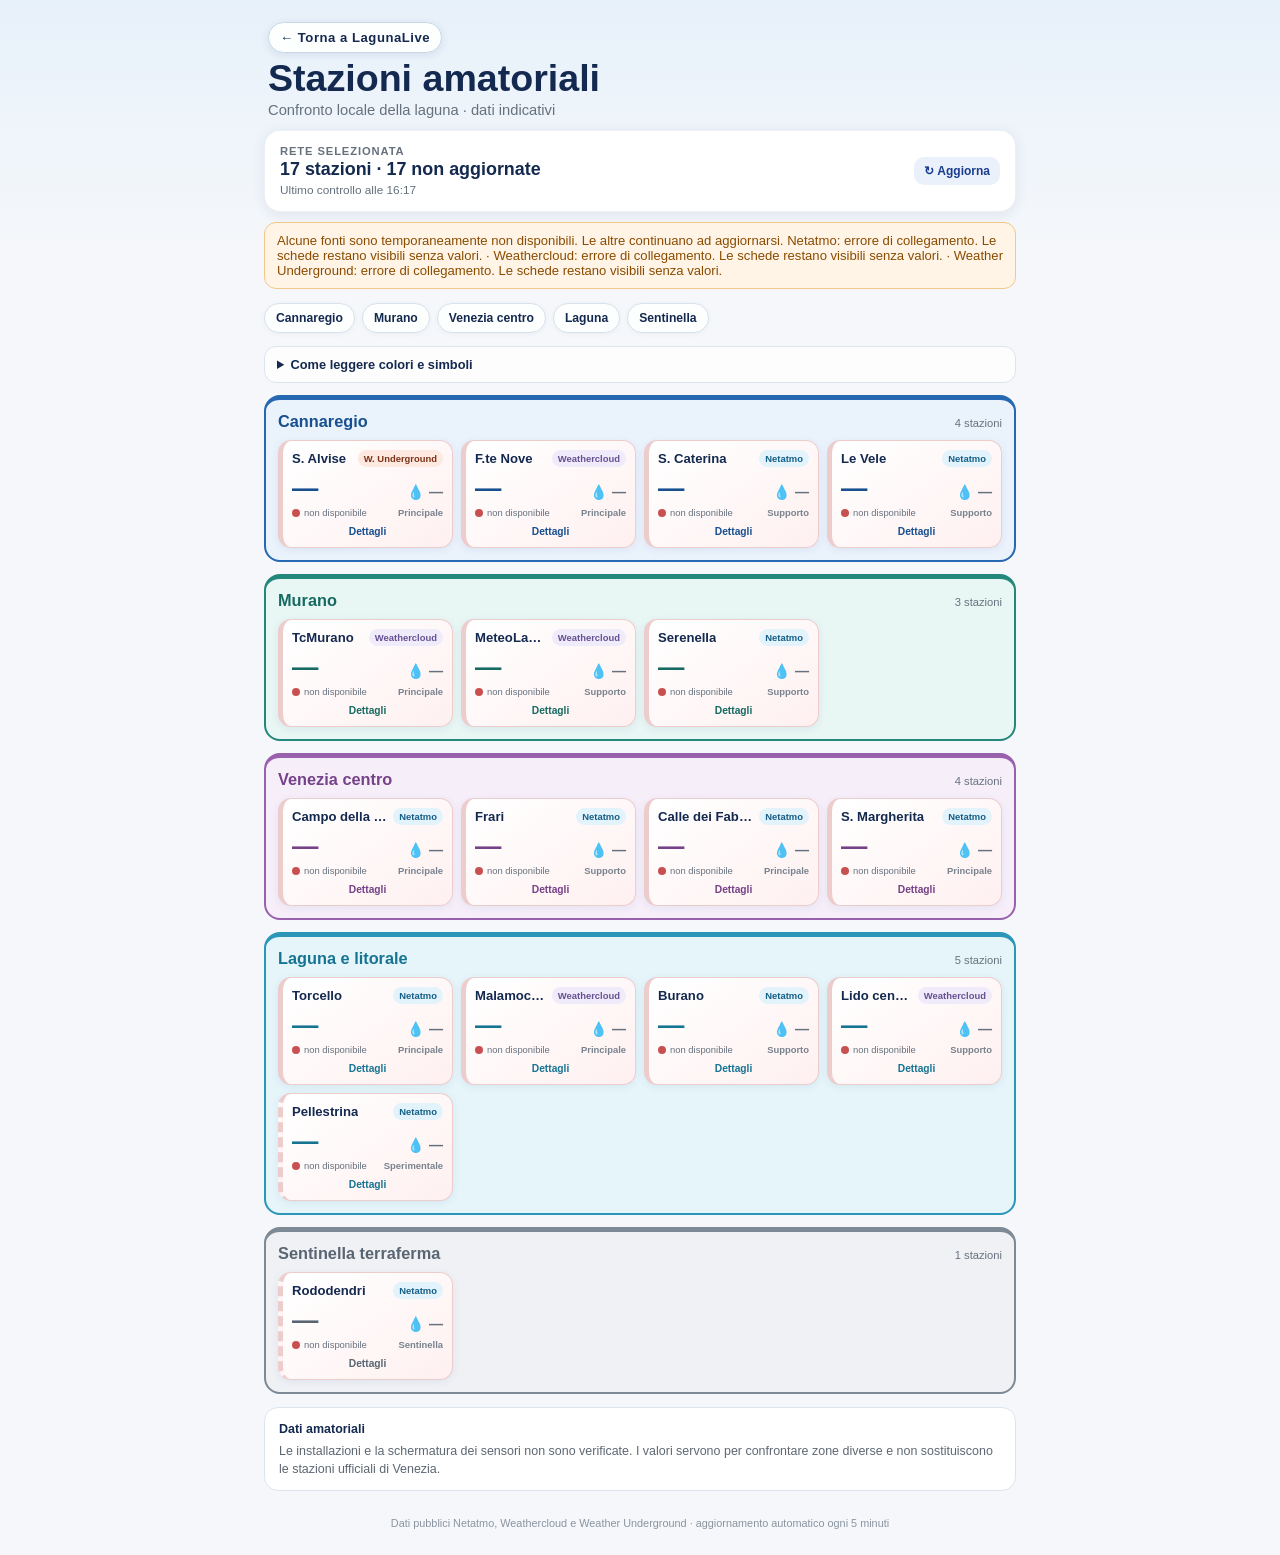
<file: stazioni.html>
<!DOCTYPE html>
<html lang="it">
<head>
  <meta charset="UTF-8">
  <meta name="viewport" content="width=device-width, initial-scale=1">
  <meta name="theme-color" content="#14294f">
  <title>Stazioni amatoriali — LagunaLive</title>
  <link rel="icon" href="icons/icon-192.png">
  <link rel="apple-touch-icon" href="icons/icon-192.png">
  <link rel="stylesheet" href="stazioni.css?v=4.3">
</head>

<body>
  <header class="page-header">
    <a class="brand" href="index.html">← Torna a LagunaLive</a>
    <h1>Stazioni amatoriali</h1>
    <p>Confronto locale della laguna · dati indicativi</p>
  </header>

  <main class="page-shell">
    <section class="overview" aria-labelledby="overviewTitle">
      <div>
        <div class="eyebrow" id="overviewTitle">Rete selezionata</div>
        <div class="overview-count" id="overviewCount">Caricamento…</div>
        <div class="overview-time" id="overviewTime"></div>
      </div>

      <div class="overview-actions">
        <button class="secondary-button" id="refreshButton" type="button">
          ↻ Aggiorna
        </button>
      </div>
    </section>

    <div id="sourceWarning" class="source-warning" role="status"></div>

    <nav class="zone-nav" id="zoneNav" aria-label="Vai alla zona">
      <!-- Generato da stazioni.js -->
    </nav>

    <details class="legend">
      <summary>Come leggere colori e simboli</summary>
      <div class="legend-grid">
        <div><span class="legend-line principal"></span><strong>Principale</strong><br>riferimento amatoriale della zona</div>
        <div><span class="legend-line support"></span><strong>Supporto</strong><br>integra o confronta un'altra stazione</div>
        <div><span class="legend-line experimental"></span><strong>Sperimentale</strong><br>dato da leggere con cautela</div>
        <div><span class="legend-line sentinel"></span><strong>Sentinella</strong><br>segnale esterno alla laguna</div>
      </div>
      <div class="freshness-legend">
        <span><i class="fresh-dot fresh"></i> dato recente</span>
        <span><i class="fresh-dot aging"></i> oltre 30 minuti</span>
        <span><i class="fresh-dot old"></i> non aggiornato, oltre 90 minuti o errore</span>
      </div>
      <p class="group-colour-note">Sfondo e bordo distinguono Cannaregio, Murano, Laguna e Venezia centro.</p>
    </details>

    <div id="stationGroups" class="station-groups" aria-live="polite">
      <div class="loading-card">Caricamento delle stazioni…</div>
    </div>

    <section class="information-note">
      <strong>Dati amatoriali</strong>
      <p>
        Le installazioni e la schermatura dei sensori non sono verificate.
        I valori servono per confrontare zone diverse e non sostituiscono
        le stazioni ufficiali di Venezia.
      </p>
    </section>
  </main>

  <footer class="page-footer">
    Dati pubblici Netatmo, Weathercloud e Weather Underground · aggiornamento automatico ogni 5 minuti
  </footer>

  <div id="stationModalOverlay" class="station-modal-overlay" aria-hidden="true">
    <section class="station-modal" role="dialog" aria-modal="true" aria-labelledby="stationModalTitle">
      <button id="stationModalClose" class="station-modal-close" type="button" aria-label="Chiudi">✕</button>
      <h2 id="stationModalTitle">Stazione</h2>
      <p id="stationModalSubtitle" class="station-modal-subtitle"></p>
      <div id="stationModalBody"></div>
    </section>
  </div>

  <script src="stazioni.js?v=4.3"></script>
</body>
</html>
</file>
<file: style.css>
body {
  font-family: Arial, sans-serif;
  padding: 20px;
  background: linear-gradient(180deg, #e7f1fa 0%, #f5f7fa 220px);
  background-color: #f5f7fa;
  min-height: 100vh;
}

h1 {
  margin-bottom: 4px;
  color: #14294f;
}

#status {
  color: #666;
  font-size: 0.9em;
  margin-bottom: 10px;
  min-height: 1.2em;
}

.force-update-link {
  color: #888;
  font-size: 0.8em;
  margin-bottom: 16px;
  text-decoration: underline;
  display: inline-block;
}

.footer-credits {
  text-align: center;
  color: #999;
  font-size: 0.72em;
  line-height: 1.6;
  padding: 12px 20px 4px;
}

.card {
  background: white;
  padding: 14px 16px;
  margin: 10px 0;
  border: 1px solid rgba(20, 60, 110, 0.08);
  border-radius: 14px;
  box-shadow: 0 2px 8px rgba(20, 60, 110, 0.08);
}

/* --- Colori delicati delle schede principali --- */

.home-card {
  --card-accent: #73808d;
  --card-border: #dfe4e9;
  --card-tint: #f7f8fa;
  background: linear-gradient(180deg, var(--card-tint) 0%, #fff 118px);
  border-color: var(--card-border);
  border-top: 4px solid var(--card-accent);
}

.navigation-card {
  --card-accent: #2a8178;
  --card-border: #c8ded9;
  --card-tint: #f0faf6;
  background: linear-gradient(100deg, var(--card-tint) 0%, #fff 72%);
  border-color: var(--card-border);
  border-left: 5px solid var(--card-accent);
}

.card-temperature {
  --card-accent: #bd673e;
  --card-border: #f0d3c1;
  --card-tint: #fff7ef;
}

.card-humidity {
  --card-accent: #3f7fa8;
  --card-border: #cadeec;
  --card-tint: #eef7fd;
}

.card-sea {
  --card-accent: #2d7f88;
  --card-border: #c7e1e3;
  --card-tint: #ecf8f8;
}

.card-weather {
  --card-accent: #51796e;
  --card-border: #d0dfd9;
  --card-tint: #f1f7f4;
}

.card-forecast {
  --card-accent: #7b6098;
  --card-border: #ded2e8;
  --card-tint: #f7f2fb;
}

.card-sources {
  --card-accent: #7c8995;
  --card-border: #dfe4e9;
  --card-tint: #f7f8fa;
}

.card-temperature .main-temp-value {
  color: #a95130;
}

.card-humidity .triple-value {
  color: #316f99;
}

.card-sea .mare-value {
  color: #226f79;
}

.card-weather .metric-data {
  color: #3f6e62;
}

.card-forecast .prev-preview-temp {
  color: #6f528e;
}

.card h2 {
  margin: 0 0 8px 0;
  font-size: 1.05em;
  text-align: center;
}

.value {
  font-size: 1.8em;
  font-weight: bold;
}

.timestamp {
  font-size: 0.8em;
  color: #666;
  margin-top: 4px;
}

.details {
  margin-top: 8px;
  font-size: 0.9em;
  text-align: left;
}

.details div {
  margin: 2px 0;
}

.clickable {
  cursor: pointer;
  border-radius: 8px;
  transition: background 0.15s ease;
}

.clickable:hover,
.clickable:active {
  background: #f0f4ff;
}

/* --- Card temperatura principale --- */

.main-temp {
  text-align: center;
  padding: 6px 4px;
  margin: -4px -4px 8px -4px;
}

.main-temp-value {
  font-size: 3em;
  font-weight: bold;
  line-height: 1.1;
  color: #1a3c8f;
}

.main-temp-station {
  font-size: 0.85em;
  color: #666;
  margin-top: 2px;
}

.sub-stations {
  border-top: 1px solid #eee;
  margin-top: 10px;
  padding-top: 8px;
}

.sub-station {
  font-size: 0.9em;
  color: #333;
  padding: 4px 6px;
  margin: 2px -6px;
  white-space: nowrap;
  overflow-x: auto;
  /* Nasconde la scrollbar quando serve (Firefox/Chrome): lo scroll
     resta comunque utilizzabile col dito, semplicemente invisibile. */
  scrollbar-width: none;
}

.sub-station::-webkit-scrollbar {
  display: none;
}

.sub-station-extra {
  font-size: 0.85em;
  color: #888;
}

/* --- Card umidita' / percepita --- */

.card-icon {
  text-align: center;
  font-size: 1.8em;
  margin-bottom: 6px;
}

.triple-metric {
  margin-top: 4px;
}

.triple-row {
  display: flex;
}

.triple-row .col-1,
.triple-row .col-2,
.triple-row .col-3 {
  flex: 1;
  text-align: center;
}

.triple-row .col-2-3 {
  flex: 2;
  text-align: center;
}

.triple-label {
  font-weight: bold;
  font-size: 0.85em;
  color: #222;
  white-space: nowrap;
}

.triple-sublabel {
  font-size: 0.75em;
  color: #666;
  margin-top: 4px;
}

.triple-value {
  font-weight: bold;
  font-size: 1.35em;
  color: #1a3c8f;
  margin-top: 4px;
}

.main-caption {
  text-align: center;
  font-size: 0.85em;
  color: #666;
  margin-top: 10px;
}

/* --- Card mare --- */

.mare-main {
  display: flex;
  justify-content: space-around;
  align-items: baseline;
  padding: 6px 4px;
  margin: 0 -4px;
}

.mare-value {
  font-weight: bold;
  font-size: 1.6em;
  color: #1a3c8f;
}

/* --- Card vento / pioggia / pressione --- */

.metric-line {
  display: flex;
  justify-content: space-between;
  align-items: baseline;
  padding: 6px 0;
  border-bottom: 1px solid #f0f0f0;
}

.metric-line:last-of-type {
  border-bottom: none;
}

.metric-name,
.metric-data {
  font-size: 1.1em;
  font-weight: 600;
  color: #222;
}

/* --- Avviso allarme meteo (temporale/nebbia/acqua alta previsti oggi) --- */

.alert-banner {
  display: none;
  background: #fff4e5;
  color: #8a4b00;
  border: 1px solid #f0c98a;
  border-radius: 12px;
  padding: 10px 14px;
  margin-bottom: 10px;
  font-size: 0.9em;
  font-weight: 600;
  text-align: center;
}

/* --- Collegamento compatto alle stazioni amatoriali --- */

.amateur-stations-link {
  display: flex;
  align-items: center;
  gap: 11px;
  color: inherit;
  text-decoration: none;
}

.amateur-stations-link:hover,
.amateur-stations-link:active {
  background: #f2f8fa;
}

.amateur-stations-icon {
  font-size: 1.65em;
  line-height: 1;
}

.amateur-stations-copy {
  display: flex;
  flex: 1;
  min-width: 0;
  flex-direction: column;
}

.amateur-stations-copy strong {
  color: #14294f;
  font-size: 1em;
}

.amateur-stations-copy small {
  margin-top: 2px;
  color: #66717e;
  font-size: 0.78em;
  line-height: 1.3;
}

.amateur-stations-arrow {
  color: #2a8178;
  font-size: 1.8em;
  font-weight: bold;
  line-height: 1;
}

/* --- Card previsioni (fascia oraria attuale, riga compatta) --- */

.prev-preview {
  display: flex;
  flex-direction: column;
  text-decoration: none;
  color: inherit;
  padding: 2px;
}

.prev-preview-riga {
  display: flex;
  align-items: center;
  gap: 10px;
}

.prev-preview-icon {
  font-size: 1.8em;
  line-height: 1;
  flex-shrink: 0;
}

.prev-preview-info {
  flex: 1;
  min-width: 0;
  display: flex;
  flex-direction: column;
}

.prev-preview-fascia {
  font-size: 0.72em;
  font-weight: bold;
  letter-spacing: 0.06em;
  text-transform: uppercase;
  color: #888;
}

.prev-preview-cat {
  font-size: 0.95em;
  font-weight: 600;
  color: #14294f;
}

.prev-preview-temp {
  font-size: 1.8em;
  font-weight: bold;
  line-height: 1;
  color: #1a3c8f;
  flex-shrink: 0;
}

.prev-preview-extra {
  font-size: 0.82em;
  color: #666;
  text-align: center;
  margin-top: 8px;
}

/* --- Modale --- */

.modal-overlay {
  display: none;
  position: fixed;
  inset: 0;
  background: rgba(0, 0, 0, 0.45);
  z-index: 1000;
  align-items: center;
  justify-content: center;
  padding: 20px;
}

.modal-overlay.open {
  display: flex;
}

.modal {
  --modal-accent: #3f7fa8;
  --modal-soft: #eef7fd;
  background: linear-gradient(180deg, var(--modal-soft) 0, #fff 150px);
  border-top: 5px solid var(--modal-accent);
  border-radius: 14px;
  padding: 20px;
  max-width: 480px;
  width: 100%;
  max-height: 80vh;
  overflow-y: auto;
  position: relative;
  box-shadow: 0 18px 55px rgba(12, 34, 58, 0.28);
}

.modal[data-theme="temperature"] {
  --modal-accent: #bd673e;
  --modal-soft: #fff4eb;
}

.modal[data-theme="sea"] {
  --modal-accent: #2d7f88;
  --modal-soft: #eaf7f8;
}

.modal[data-theme="wind"] {
  --modal-accent: #51796e;
  --modal-soft: #edf6f2;
}

.modal[data-theme="rain"] {
  --modal-accent: #3979a7;
  --modal-soft: #edf6fc;
}

.modal[data-theme="neutral"] {
  --modal-accent: #73808d;
  --modal-soft: #f1f4f6;
}

.modal-close {
  position: absolute;
  top: 10px;
  right: 12px;
  border: none;
  background: transparent;
  font-size: 1.2em;
  cursor: pointer;
  color: #666;
  line-height: 1;
  padding: 4px;
}

.modal h2 {
  margin: 0 0 2px 0;
  padding-right: 24px;
  color: var(--modal-accent);
}

.modal-subtitle {
  margin: 0 0 14px;
  color: #66717e;
  font-size: 0.76em;
}

body.modal-open {
  overflow: hidden;
}

.station-detail-primary {
  display: flex;
  align-items: baseline;
  gap: 18px;
  margin: 15px 0 12px;
}

.station-detail-main-value {
  color: #223044;
  font-size: 2.45em;
  font-weight: 850;
  line-height: 1;
  letter-spacing: -0.05em;
}

.station-detail-secondary-value {
  color: #66717e;
  font-size: 1.25em;
  font-weight: 750;
  white-space: nowrap;
}

.detail-temperature-scale {
  margin-bottom: 16px;
  padding-bottom: 15px;
  border-bottom: 1px solid rgba(102, 113, 126, 0.18);
}

.detail-temperature-heading {
  display: flex;
  align-items: baseline;
  gap: 6px;
  margin-bottom: 6px;
  color: #66717e;
  font-size: 0.72em;
}

.detail-temperature-heading strong {
  color: #223044;
  font-size: 0.84em;
}

.detail-temperature-row {
  display: flex;
  align-items: center;
  gap: 9px;
}

.detail-temperature-track {
  position: relative;
  flex: 1;
  height: 7px;
  min-width: 0;
  background: linear-gradient(90deg, #4f83c9, #5aa66a 50%, #cf5a44);
  border-radius: 999px;
}

.detail-temperature-marker {
  position: absolute;
  top: 50%;
  width: 14px;
  height: 14px;
  margin-top: -7px;
  margin-left: -7px;
  background: #fff;
  border: 3px solid #9ca6af;
  border-radius: 50%;
  box-shadow: 0 1px 3px rgba(15, 35, 55, 0.28);
}

.detail-temperature-label {
  min-width: 76px;
  font-size: 0.7em;
  font-weight: 800;
  text-align: right;
  white-space: nowrap;
}

.station-detail-readings {
  display: grid;
  grid-template-columns: repeat(2, minmax(0, 1fr));
  gap: 12px 13px;
}

.station-detail-metric {
  display: flex;
  align-items: center;
  gap: 8px;
  min-width: 0;
}

.station-detail-metric.wide {
  grid-column: 1 / -1;
}

.station-detail-metric-icon {
  flex: 0 0 23px;
  width: 23px;
  font-size: 1em;
  text-align: center;
}

.station-detail-metric-copy {
  display: flex;
  flex-direction: column;
  min-width: 0;
  line-height: 1.2;
}

.station-detail-metric-copy small {
  color: #66717e;
  font-size: 0.66em;
}

.station-detail-metric-copy strong {
  overflow-wrap: anywhere;
  color: #223044;
  font-size: 0.84em;
  font-weight: 750;
}

.station-detail-updated {
  margin-top: 15px;
  padding-top: 10px;
  color: #66717e;
  border-top: 1px solid #e3eaf0;
  font-size: 0.72em;
}

.modal-source-link {
  display: block;
  margin-top: 13px;
  padding: 9px 10px;
  color: var(--modal-accent);
  background: rgba(255, 255, 255, 0.78);
  border: 1px solid rgba(102, 113, 126, 0.18);
  border-radius: 10px;
  font-size: 0.78em;
  font-weight: 700;
  text-align: center;
  text-decoration: none;
}

.modal-row {
  display: flex;
  justify-content: space-between;
  gap: 12px;
  padding: 6px 0;
  border-bottom: 1px solid #f0f0f0;
  font-size: 0.95em;
}

.modal-label {
  color: #666;
}

.modal-value {
  font-weight: bold;
  text-align: right;
}

/* --- Avviso dati non aggiornati (Lido Meteo, stale > 2h) --- */

.stale-warning {
  color: #b35c00;
  font-weight: 600;
  font-size: 0.85em;
}

/* --- Grafico vento (modale Misericordia) --- */

.wind-chart-wrap,
.rain-chart-wrap {
  margin-top: 14px;
}

#windChartCanvas,
#rainChartCanvas {
  width: 100%;
  display: block;
}

.wind-chart-legend,
.rain-chart-legend {
  display: flex;
  gap: 14px;
  justify-content: center;
  font-size: 0.8em;
  color: #444;
  margin-top: 4px;
}

.legend-dot {
  display: inline-block;
  width: 10px;
  height: 10px;
  border-radius: 50%;
  margin-right: 4px;
  vertical-align: middle;
}

.legend-speed {
  background: #1a3c8f;
}

.legend-gust {
  background: #a8c3f0;
}

.legend-rain {
  background: #3979a7;
}

.wind-chart-caption,
.rain-chart-caption {
  font-size: 0.75em;
  color: #888;
  margin-top: 8px;
  text-align: center;
}

@media (max-width: 410px) {
  .modal-overlay {
    align-items: flex-end;
    padding: 10px;
  }

  .modal {
    max-height: 88vh;
    padding: 18px;
    border-radius: 16px 16px 12px 12px;
  }

  .station-detail-main-value {
    font-size: 2.2em;
  }

  .station-detail-secondary-value {
    font-size: 1.12em;
  }
}

/* Indici termici dinamici: nasconde le colonne non pertinenti alle condizioni. */
.triple-row.single-index .col-2,
.triple-row.no-index .col-2 { flex: 2; }
.triple-row.single-index .col-3,
.triple-row.no-index .col-3 { display: none; }
</file>
<file: previsioni.css>
:root {
    /* ===== Token "idrometro" — direzione grafica concordata in chat =====
       Sostituiscono il vecchio blu/turchese: sfondo chiaro, ink scuro,
       accenti legati al mondo lagunare (nizioleti, bricole, marea). */
    --cielo: #EEF4F3;        /* sfondo pagina */
    --carta: #FFFFFF;        /* sfondo card */
    --inchiostro: #10262B;   /* testo primario */
    --inchiostro-soft: #5C7278;
    --nizioleto: #A23E2C;    /* rosso ossido — accento firma, allerta forte */
    --acqua: #2E7C86;        /* pioggia/marea normale */
    --bricola: #B8894C;      /* legno/bricola — neutro caldo */
    --sole: #E7A93E;         /* allerta media */
    --acqua-soft: #5C9AA1;   /* varianti meno intense per il grafico marea */
    --sole-soft: #D9AE5E;
    --nizioleto-soft: #B5594A;
    --bricola-soft: #C7A576;
    --linea: rgba(16,38,43,0.10);
    --ombra: 0 1px 2px rgba(16,38,43,0.06), 0 6px 18px rgba(16,38,43,0.07);

    /* alias per compatibilità con i nomi vecchi usati altrove nel CSS */
    --blu: var(--inchiostro);
    --turchese: var(--acqua);
    --sfondo: var(--cielo);
    --bordo: var(--linea);
    --grigio: var(--inchiostro-soft);
}

body {
    margin: 0;
    background: var(--sfondo);
    font-family: -apple-system, "Segoe UI", Roboto, sans-serif;
    color: var(--grigio);
    max-width: 520px;
    margin-left: auto;
    margin-right: auto;
}

.num { font-family: "Space Grotesk", sans-serif; font-variant-numeric: tabular-nums; }

/* Timestamp dell'ultimo aggiornamento pubblicato dal modello mostrato */
.prvs-aggiornamento-modello {
    margin: 0.15rem 1rem 0.7rem;
    text-align: center;
    color: var(--inchiostro-soft);
    font-size: 0.72rem;
    line-height: 1.35;
}

/* HEADER */
.prvs-header {
    background: linear-gradient(135deg, var(--blu), var(--turchese));
    color: #fff;
    padding: 1rem;
    text-align: center;
}

/* SEZIONE GIORNI */
.prvs-giorno {
    padding: 0.8rem;
    border-bottom: 1px solid var(--bordo);
}

.prvs-label {
    font-family: "Space Grotesk", sans-serif;
    font-weight: 700;
    font-size: 0.78rem;
    letter-spacing: .08em;
    text-transform: uppercase;
    color: var(--inchiostro-soft);
    margin: 1.4rem 0 0.6rem;
    padding: 0 1rem;
}

/* RIGA ORARIA SCORREVOLE */
.prvs-oraria-scroll {
    display: flex;
    overflow-x: auto;
    gap: 10px;
    padding: 4px 1rem 10px;
    scroll-snap-type: x mandatory;
}

.prvs-oraria-scroll::-webkit-scrollbar {
    display: none;
}

.prvs-oraria-cell {
    min-width: 96px;
    background: var(--carta);
    border-radius: 18px;
    padding: 14px 10px;
    text-align: center;
    scroll-snap-align: start;
    border: none;
    box-shadow: var(--ombra);
    display: flex;
    flex-direction: column;
    align-items: center;
    gap: 8px;
}

.prvs-ora-testo {
    font-family: "Space Grotesk", sans-serif;
    font-weight: 700;
    font-size: 0.85rem;
    text-align: center;
    color: var(--inchiostro-soft);
}

/* Corpo orizzontale: icona a sinistra, temperatura al centro,
   colonnina di dati piccoli a destra */
.prvs-oraria-icona img { width: 38px; }

.prvs-ora-temp {
    font-family: "Space Grotesk", sans-serif;
    font-size: 1.35rem;
    font-weight: 700;
    color: var(--inchiostro);
    display: flex;
    align-items: center;
    gap: 3px;
}
.prvs-ora-temp .term { font-size: 0.78rem; }

.prvs-ora-sky {
    font-size: 0.76rem;
    font-weight: 700;
    color: var(--inchiostro-soft);
    line-height: 1.25;
}

/* Max/min impilate nelle schede giorno della striscia esplosa */
.prvs-giorno-temp-maxmin {
    display: flex;
    flex-direction: column;
    align-items: center;
    line-height: 1.15;
    font-family: "Space Grotesk", sans-serif;
}

.prvs-giorno-temp-maxmin .tmax {
    font-size: 1.2rem;
    font-weight: 700;
    color: var(--inchiostro);
    display: flex;
    align-items: center;
    gap: 3px;
}
.prvs-giorno-temp-maxmin .tmax .term { font-size: 0.72rem; }

.prvs-giorno-temp-maxmin .tmin {
    font-size: 0.85rem;
    font-weight: 600;
    color: var(--inchiostro-soft);
    opacity: 1;
}

/* SINTESI GIORNI SUCCESSIVI */
.prvs-sintesi {
    display: flex;
    gap: 1rem;
    align-items: center;
    font-size: 1rem;
}

/* BOTTONI */
.prvs-btn {
    width: 48%;
    padding: 0.7rem;
    margin: 0.4rem 1%;
    background: var(--nizioleto);
    color: #fff;
    border: none;
    border-radius: 10px;
    font-size: 1rem;
    font-family: "Space Grotesk", sans-serif;
    font-weight: 700;
}

.prvs-btn-indietro {
    width: 100%;
    padding: 0.7rem;
    background: var(--acqua);
    color: #fff;
    border: none;
    border-radius: 8px;
    margin-bottom: 1rem;
}

/* TABELLA MEDIO RAGGIO */
.prvs-table {
    width: 100%;
    border-collapse: collapse;
}

.prvs-table td {
    padding: 0.5rem;
    border-bottom: 1px solid var(--bordo);
}

/* MODAL */
.prvs-modal-backdrop {
    display: none;
    position: fixed;
    inset: 0;
    background: rgba(16,38,43,0.45);
    justify-content: center;
    align-items: center;
}

.prvs-modal {
    background: var(--carta);
    color: var(--inchiostro);
    width: 95%;
    max-width: 600px;
    max-height: 80vh;
    overflow-y: auto;
    border-radius: 18px;
    padding: 1.1rem;
}

.prvs-modal-header {
    display: flex;
    justify-content: space-between;
    align-items: center;
    margin-bottom: 0.6rem;
}
.prvs-modal-header h3 {
    font-family: "Space Grotesk", sans-serif;
    display: inline-flex; align-items: center; gap: 7px;
    font-weight: 700; font-size: 0.85rem; letter-spacing: .02em;
    color: #fff; background: var(--nizioleto);
    padding: 5px 10px 4px; border-radius: 4px; text-transform: uppercase;
    margin: 0;
}

.prvs-modal-close {
    font-size: 1.4rem;
    cursor: pointer;
    color: var(--inchiostro-soft);
}

/* ============================================================
   FASCE ORIZZONTALI
   ============================================================ */

.prvs-fascia {
    padding: 0.9rem 1rem;
    border-bottom: none;
    background: transparent;
}

.prvs-fascia-header {
    background: transparent;
    color: var(--inchiostro);
    text-align: left;
    padding: 1.5rem 1rem 0.4rem;
    position: relative;
}

.prvs-btn-impostazioni {
    position: absolute;
    top: 1.6rem;
    right: 1rem;
    background: var(--carta);
    box-shadow: var(--ombra);
    border: none;
    border-radius: 50%;
    width: 38px;
    height: 38px;
    font-size: 1.1rem;
    cursor: pointer;
    color: var(--inchiostro);
}

.prvs-fascia-header h1 {
    margin: 0.6rem 0 0.2rem 0;
    font-family: "Space Grotesk", sans-serif;
    font-weight: 700;
    font-size: 1.7rem;
    letter-spacing: -.01em;
    color: var(--inchiostro);
}

.prvs-luogo {
    font-size: 0.9rem;
    color: var(--inchiostro-soft);
    margin-bottom: 0.6rem;
}
.prvs-luogo::before {
    content: "Venezia & Laguna";
    display: inline-block;
    background: var(--nizioleto);
    color: #fff;
    font-family: "Space Grotesk", sans-serif;
    font-weight: 700;
    font-size: 0.65rem;
    letter-spacing: .09em;
    text-transform: uppercase;
    padding: 4px 9px 3px;
    border-radius: 4px;
    margin-bottom: 8px;
}

.prvs-nav {
    margin-top: 0.7rem;
    margin-bottom: 0.6rem;
}

.prvs-nav-link {
    display: flex;
    align-items: center;
    justify-content: center;
    gap: 8px;
    width: 100%;
    box-sizing: border-box;
    background: var(--carta);
    border: 2px solid var(--acqua);
    color: var(--acqua);
    font-size: 0.98rem;
    font-weight: 700;
    text-decoration: none;
    padding: 11px 16px;
    border-radius: 12px;
    letter-spacing: .01em;
}

.prvs-nav-arrow {
    font-weight: 400;
    opacity: 0.85;
    transition: transform 0.15s ease;
}

.prvs-nav-link:active .prvs-nav-arrow {
    transform: translateX(3px);
}

.prvs-attuale {
    font-size: 1.05rem;
    font-weight: 700;
    color: var(--inchiostro);
}

.prvs-attuale .term {
    font-size: 0.92rem;
}

.prvs-attuale-caricamento,
.prvs-caricamento {
    font-size: 0.9rem;
    color: var(--inchiostro-soft);
    font-weight: normal;
}

/* Riga giorno: griglia icona | testo | dati, come nella shell.
   Il "contenitore card" ora è #prvs-fascia-giorni (un'unica card
   con righe separate da linee sottili), non più ogni riga per sé. */
.prvs-giorno-card {
    display: grid;
    grid-template-columns: 38px minmax(0, 1fr) auto;
    column-gap: 12px;
    align-items: center;
    padding: 14px 0;
    cursor: pointer;
    background: transparent;
    color: var(--inchiostro);
}

.prvs-giorno-card:active {
    background: rgba(16,38,43,0.03);
}

.prvs-giorno-icona {
    display: flex;
    align-items: center;
    justify-content: center;
}
.prvs-giorno-icona img { width: 34px; }

.prvs-giorno-testo { min-width: 0; }

.prvs-giorno-label {
    font-weight: 700;
    font-size: 0.95rem;
    color: var(--inchiostro);
    display: flex;
    align-items: center;
    gap: 6px;
}

.prvs-giorno-sky {
    font-size: 0.82rem;
    font-weight: 700;
    color: var(--inchiostro-soft);
    margin-top: 2px;
    line-height: 1.3;
}

.prvs-tag-allarme {
    display: inline-block;
    font-size: 0.66rem;
    font-weight: 700;
    letter-spacing: .02em;
    padding: 2px 8px;
    border-radius: 20px;
    color: #fff;
    margin: 6px 4px 0 0;
}
.prvs-tag-temporale  { background: var(--nizioleto); }
.prvs-tag-nebbia     { background: var(--inchiostro-soft); }
.prvs-tag-acqua-alta { background: var(--acqua); }

.prvs-giorno-dati {
    display: flex;
    flex-direction: column;
    align-items: flex-end;
    gap: 6px;
}

.prvs-giorno-temp {
    display: flex;
    align-items: baseline;
    gap: 5px;
}
.prvs-giorno-temp .max {
    font-family: "Space Grotesk", sans-serif;
    font-size: 1.1rem;
    font-weight: 700;
    color: var(--inchiostro);
    display: inline-flex;
    align-items: center;
    gap: 3px;
}
.prvs-giorno-temp .max .term { font-size: 0.68rem; }
.prvs-giorno-temp .min {
    font-family: "Space Grotesk", sans-serif;
    font-size: 0.82rem;
    font-weight: 500;
    color: var(--inchiostro-soft);
}

/* Barra pioggia: come nell'idrometro marea, stesso linguaggio visivo */
.prvs-pioggia {
    display: flex;
    align-items: center;
    gap: 5px;
}
.prvs-pioggia-track {
    width: 30px;
    height: 6px;
    border-radius: 4px;
    background: rgba(16,38,43,0.08);
    overflow: hidden;
    flex-shrink: 0;
}
.prvs-pioggia-fill { height: 100%; border-radius: 4px; }
.prvs-pioggia-mm {
    font-size: 0.72rem;
    font-weight: 600;
    color: var(--inchiostro-soft);
    white-space: nowrap;
}

/* Le icone meteo non hanno più un cerchietto colorato di sfondo:
   restano "nude", più grandi, per restare leggibili anche piccole. */
.prvs-icona-badge {
    display: inline-flex;
    align-items: center;
    justify-content: center;
    background: none;
    box-shadow: none;
}
.prvs-icona-badge img { width: 44px !important; }

/* Scheda giorno selezionata nella vista esplosa */
.prvs-oraria-cell.selezionata {
    border: 2px solid var(--nizioleto);
    background: var(--cielo);
}

/* ============================================================
   ACCORDION GIORNI — un'unica card con righe separate da linee
   sottili (non più una card staccata per ogni giorno); ogni riga
   sempre visibile + espansione inline con chip orarie/di fascia.
   ============================================================ */
#prvs-fascia-giorni {
    background: var(--carta);
    border-radius: 20px;
    margin: 0 1rem 14px;
    padding: 4px 16px;
    box-shadow: var(--ombra);
}

.prvs-giorno-item {
    border-bottom: 1px solid var(--linea);
}
.prvs-giorno-item:last-child { border-bottom: none; }

/* ============================================================
   MAREA — idrometro: barre orizzontali con le soglie ufficiali
   del Centro Maree (sostenuta 80cm, molto sostenuta 110cm,
   eccezionale 140cm), stessa card dei giorni.
   ============================================================ */
#prvs-fascia-marea {
    background: var(--carta);
    border-radius: 20px;
    margin: 0 1rem 14px;
    padding: 6px 16px 16px;
    box-shadow: var(--ombra);
}

.prvs-marea-riga { padding: 12px 0; border-bottom: 1px solid var(--linea); }
.prvs-marea-riga:last-child { border-bottom: none; }

.prvs-marea-top {
    display: flex;
    align-items: baseline;
    justify-content: space-between;
    margin-bottom: 7px;
}
.prvs-marea-ora {
    font-family: "Space Grotesk", sans-serif;
    font-weight: 700;
    font-size: 0.92rem;
    color: var(--inchiostro);
}
.prvs-marea-tipo { color: var(--inchiostro-soft); font-size: 0.78rem; margin-left: 6px; }
.prvs-marea-cm { font-family: "Space Grotesk", sans-serif; font-weight: 700; font-size: 0.92rem; }

.prvs-gauge {
    position: relative;
    height: 12px;
    background: rgba(16,38,43,0.06);
    border-radius: 7px;
    overflow: visible;
}
.prvs-gauge-fill {
    position: absolute; left: 0; top: 0; height: 100%;
    border-radius: 7px; transition: width .3s ease;
}
.prvs-gauge-soglia {
    position: absolute; top: -3px; width: 1px; height: 18px;
    background: rgba(16,38,43,0.25);
}
.prvs-gauge-soglia::after {
    content: attr(data-cm); position: absolute; top: -14px; left: 50%;
    transform: translateX(-50%); font-size: 0.55rem; color: var(--inchiostro-soft);
    white-space: nowrap;
}
.prvs-gauge-legenda {
    display: flex; justify-content: space-between; margin-top: 16px;
    font-size: 0.62rem; color: var(--inchiostro-soft);
}

.prvs-chevron {
    display: inline-block;
    font-size: 0.7rem;
    color: var(--inchiostro-soft);
    margin-left: 5px;
    transition: transform .2s ease;
}
.prvs-giorno-item.aperto .prvs-chevron { transform: rotate(180deg); }

.prvs-giorno-espansione {
    max-height: 0;
    overflow: hidden;
    opacity: 0;
    transition: max-height .25s ease, opacity .2s ease;
}
.prvs-giorno-item.aperto .prvs-giorno-espansione {
    /* Prima era 600px, fisso: con le chip orarie + tabella di confronto
       (10 voci + intestazione + concordanza) il contenuto reale supera
       facilmente quella soglia e la card tagliava le ultime righe senza
       dare segno di scroll. Valore alto "a schermo libero": il trucco
       dell'accordion CSS (max-height 0 → un valore fisso) funziona lo
       stesso, basta che il valore fisso sia sempre più grande del
       contenuto reale, mai che lo limiti. */
    max-height: 4000px;
    opacity: 1;
    border-top: 1px solid var(--linea);
}

.prvs-slot-scroll {
    display: flex;
    gap: 8px;
    overflow-x: auto;
    padding: 12px 14px;
    scroll-snap-type: x mandatory;
}
.prvs-slot-scroll::-webkit-scrollbar { display: none; }
.prvs-slot-scroll:empty { display: none; }
.prvs-slot-scroll + .prvs-slot-scroll {
    padding-top: 0;
    border-top: 1px dashed var(--linea);
    margin: 0 14px;
    padding-left: 0;
    padding-right: 0;
}

.prvs-slot-chip {
    background: var(--cielo);
    border: 1px solid var(--linea);
    border-radius: 14px;
    padding: 10px 10px;
    min-width: 84px;
    flex-shrink: 0;
    text-align: center;
    cursor: pointer;
    scroll-snap-align: start;
}
.prvs-slot-chip:active { filter: brightness(0.97); }

.prvs-slot-h {
    font-family: "Space Grotesk", sans-serif;
    font-weight: 700;
    font-size: 0.72rem;
    color: var(--inchiostro-soft);
}
.prvs-slot-chip img { width: 28px; margin: 5px 0 3px; }
.prvs-slot-t {
    font-family: "Space Grotesk", sans-serif;
    font-weight: 700;
    font-size: 0.95rem;
    color: var(--inchiostro);
}
.prvs-slot-mm {
    font-size: 0.66rem;
    font-weight: 600;
    color: var(--inchiostro-soft);
    margin-top: 3px;
}
.prvs-slot-extra {
    font-size: 0.6rem;
    font-weight: 600;
    color: var(--inchiostro-soft);
    line-height: 1.4;
    margin-top: 4px;
}
.prvs-slot-chip.selezionata .prvs-slot-extra { color: rgba(255,255,255,0.85); }
.prvs-slot-chip.selezionata { background: var(--inchiostro); border-color: var(--inchiostro); }
.prvs-slot-chip.selezionata .prvs-slot-h,
.prvs-slot-chip.selezionata .prvs-slot-t,
.prvs-slot-chip.selezionata .prvs-slot-mm { color: #fff; }

/* Confronto tra i 3 modelli: ora inline sotto le chip selezionate,
   non più in un modal a pagina intera */
.prvs-slot-dettaglio {
    margin: 0 14px 16px;
    padding-top: 14px;
    border-top: 1px dashed var(--linea);
}
.prvs-slot-dettaglio-head {
    display: flex;
    align-items: center;
    flex-wrap: wrap;
    gap: 8px;
    margin-bottom: 10px;
}
.prvs-slot-dettaglio-tag {
    font-size: 0.65rem;
    letter-spacing: .03em;
    color: var(--inchiostro-soft);
}
.prvs-slot-dettaglio-title {
    display: inline-flex;
    align-items: center;
    gap: 7px;
    font-family: "Space Grotesk", sans-serif;
    font-weight: 700;
    font-size: 0.7rem;
    letter-spacing: .03em;
    color: #fff;
    background: var(--nizioleto);
    padding: 5px 10px 4px;
    border-radius: 4px;
    text-transform: uppercase;
}

/* Slot allerta acqua alta: pallino/icona di avviso accanto alla temperatura */
.prvs-giorno-allerta {
    width: 18px;
    min-width: 18px;
}

.prvs-giorno-allerta:not(:empty) {
    color: var(--sole);
    font-size: 1.2rem;
}

/* Bottone e link esterni (fascia 4) */
.prvs-fascia-azioni {
    text-align: center;
}

.prvs-link-esterni {
    display: flex;
    flex-direction: column;
    gap: 0.5rem;
    margin-top: 0.8rem;
}

.prvs-link-esterno {
    color: var(--inchiostro);
    text-decoration: none;
    font-weight: 600;
    font-size: 0.88rem;
    padding: 0.6rem;
    background: var(--carta);
    border: none;
    box-shadow: var(--ombra);
    border-radius: 12px;
}

/* Numero di versione, in fondo pagina come in index.html */
.prvs-versione {
    text-align: center;
    font-size: 0.72rem;
    color: var(--inchiostro-soft);
    padding: 1rem 0 0.6rem;
}

/* TABELLA ORARIA (modal confronto modelli) */
.prvs-table-oraria {
    width: 100%;
    border-collapse: collapse;
    font-family: "Space Grotesk", sans-serif;
}

.prvs-table-oraria th,
.prvs-table-oraria td {
    border: none;
    border-bottom: 1px solid var(--linea);
    padding: 0.45rem 0.3rem;
    font-size: 0.78rem;
    text-align: center;
    color: var(--inchiostro);
}
.prvs-table-oraria th {
    color: var(--inchiostro-soft);
    font-size: 0.62rem;
    text-transform: uppercase;
    letter-spacing: .03em;
}

.prvs-table-oraria td:first-child {
    text-align: left;
    font-weight: 700;
    font-family: -apple-system, sans-serif;
}

/* Cella che genera l'allarme temporale nel confronto: stesso rosso
   del tag "Temporale forte", per riconoscerla subito. */
.prvs-table-oraria td.prvs-cella-allarme {
    background: var(--nizioleto);
    color: #fff;
    font-weight: 700;
    border-radius: 4px;
}

/* Piccolo indicativo (fulmine) sulle chip fascia/ora quando l'allarme
   temporale scatta ma il modello prioritario mostrato in card non lo
   racconta da solo. Volutamente minimo, non un badge pieno. */
.prvs-chip-avviso {
    display: inline-block;
    margin-left: 3px;
    color: var(--nizioleto);
    font-size: 0.78rem;
    vertical-align: text-top;
}
.prvs-slot-chip.selezionata .prvs-chip-avviso { color: var(--sole); }
/* ============================================================
   BADGE ALLARMI — solo su giorni/fasce (temporale forte, nebbia
   persistente, acqua alta).
   ============================================================ */
.prvs-badge-riga {
    display: flex;
    gap: 6px;
    margin-top: 6px;
    width: 100%;
    justify-content: flex-end;
}

/* Versione a riga fissa: mantiene sempre lo stesso spazio anche
   quando è vuota, così una scheda con allerta non "stira" tutte
   le altre della striscia scorrevole */
.prvs-badge-riga-fissa {
    display: flex;
    gap: 6px;
    justify-content: center;
    min-height: 26px;
    align-items: center;
}

.prvs-badge-allarme {
    font-size: 1.15rem;
    background: var(--carta);
    border-radius: 50%;
    width: 28px;
    height: 28px;
    display: inline-flex;
    align-items: center;
    justify-content: center;
    box-shadow: var(--ombra);
}

/* ============================================================
   CONCORDANZA TRA MODELLI — barra orizzontale a 3 segmenti
   (temperatura / pioggia / vento), non più 3 pallini isolati:
   più leggibile a colpo d'occhio, stesso linguaggio della marea.
   ============================================================ */
.prvs-concordanza {
    margin-top: 8px;
    width: 100%;
}
.prvs-concordanza-bar {
    display: flex;
    height: 7px;
    border-radius: 5px;
    overflow: hidden;
    background: rgba(16,38,43,0.08);
    gap: 2px;
}
.prvs-concordanza-seg {
    flex: 1;
    height: 100%;
}
.prvs-concordanza-seg.assente { background: rgba(16,38,43,0.06); }
.prvs-concordanza-legenda {
    display: flex;
    justify-content: space-between;
    margin-top: 3px;
    font-size: 0.62rem;
    color: var(--inchiostro-soft);
    letter-spacing: .02em;
}

.prvs-livello-verde  { background: var(--acqua-soft); }
.prvs-livello-giallo { background: var(--sole-soft); }
.prvs-livello-rosso  { background: var(--nizioleto-soft); }

/* Statistiche piccole (umidità/percepita) nelle sole schede orarie
   del dettaglio */
.prvs-oraria-stats-scuro {
    display: flex;
    flex-direction: column;
    gap: 2px;
    font-size: 0.78rem;
    font-weight: 600;
    color: var(--inchiostro-soft);
    line-height: 1.3;
    white-space: nowrap;
}

/* ============================================================
   PANNELLO IMPOSTAZIONI — modello principale + campi opzionali
   ============================================================ */
.prvs-impostazioni-sezione {
    margin-bottom: 1.2rem;
}

.prvs-impostazioni-titolo {
    font-weight: 700;
    font-family: "Space Grotesk", sans-serif;
    color: var(--inchiostro);
    margin-bottom: 0.2rem;
}

.prvs-impostazioni-nota {
    font-size: 0.78rem;
    color: var(--inchiostro-soft);
    margin-bottom: 0.6rem;
}

.prvs-opzione-riga {
    display: flex;
    align-items: center;
    gap: 0.5rem;
    padding: 0.5rem 0;
    font-size: 0.9rem;
    color: var(--inchiostro);
    border-bottom: 1px solid var(--linea);
}

.prvs-opzione-riga input {
    width: 18px;
    height: 18px;
    flex-shrink: 0;
    accent-color: var(--nizioleto);
}

.prvs-opzione-riga input:disabled + * {
    opacity: 0.4;
}
</file>
<file: stazioni.css>
:root {
  color-scheme: light;
  --navy: #14294f;
  --blue: #1a3c8f;
  --blue-soft: #eaf1fb;
  --teal: #2a8178;
  --teal-soft: #e8f5f2;
  --amber: #c77a16;
  --amber-soft: #fff4df;
  --slate: #74808d;
  --slate-soft: #eef1f4;
  --ink: #223044;
  --muted: #66717e;
  --line: #dce4ec;
  --surface: #ffffff;
  --shadow: 0 3px 14px rgba(20, 60, 110, 0.09);
  --temperature-cold: #4f83c9;
  --temperature-comfort: #5aa66a;
  --temperature-hot: #cf5a44;
}

* {
  box-sizing: border-box;
}

html {
  scroll-behavior: smooth;
}

body {
  margin: 0;
  min-height: 100vh;
  font-family: Arial, sans-serif;
  color: var(--ink);
  background: linear-gradient(180deg, #e7f1fa 0%, #f5f7fa 250px);
  background-color: #f5f7fa;
}

button,
a {
  font: inherit;
}

button {
  -webkit-tap-highlight-color: transparent;
}

.page-header {
  max-width: 780px;
  margin: 0 auto;
  padding: 22px 18px 12px;
}

.brand {
  display: inline-flex;
  align-items: center;
  color: var(--navy);
  padding: 7px 11px;
  background: rgba(255, 255, 255, 0.9);
  border: 1px solid #c8d7e6;
  border-radius: 999px;
  box-shadow: 0 2px 8px rgba(20, 60, 110, 0.1);
  font-size: 0.82rem;
  font-weight: 700;
  letter-spacing: 0.04em;
  text-decoration: none;
}

.brand:active {
  transform: translateY(1px);
}

.page-header h1 {
  margin: 5px 0 3px;
  color: var(--navy);
  font-size: clamp(1.7rem, 8vw, 2.35rem);
  line-height: 1.08;
}

.page-header p {
  margin: 0;
  color: var(--muted);
  font-size: 0.92rem;
}

.page-shell {
  max-width: 780px;
  margin: 0 auto;
  padding: 0 14px 24px;
}

.overview {
  display: flex;
  align-items: center;
  justify-content: space-between;
  gap: 14px;
  padding: 14px 15px;
  background: var(--surface);
  border: 1px solid rgba(20, 60, 110, 0.08);
  border-radius: 16px;
  box-shadow: var(--shadow);
}

.eyebrow {
  color: var(--muted);
  font-size: 0.7rem;
  font-weight: 700;
  letter-spacing: 0.08em;
  text-transform: uppercase;
}

.overview-count {
  margin-top: 2px;
  color: var(--navy);
  font-size: 1.12rem;
  font-weight: 700;
}

.overview-time {
  min-height: 1em;
  margin-top: 3px;
  color: var(--muted);
  font-size: 0.74rem;
}

.overview-actions {
  display: flex;
  flex-direction: column;
  gap: 6px;
  flex: 0 0 auto;
}

.secondary-button,
.details-toggle {
  border: 0;
  border-radius: 10px;
  cursor: pointer;
}

.secondary-button {
  padding: 7px 10px;
  color: var(--blue);
  background: var(--blue-soft);
  font-size: 0.75rem;
  font-weight: 700;
}

.secondary-button:active,
.details-toggle:active {
  transform: translateY(1px);
}

.source-warning {
  display: none;
  margin-top: 10px;
  padding: 10px 12px;
  color: #8a4b00;
  background: #fff4e5;
  border: 1px solid #f0c98a;
  border-radius: 12px;
  font-size: 0.82rem;
}

.source-warning.visible {
  display: block;
}

.zone-nav {
  display: flex;
  gap: 7px;
  margin: 12px -14px 8px;
  padding: 2px 14px 5px;
  overflow-x: auto;
  scrollbar-width: none;
}

.zone-nav::-webkit-scrollbar {
  display: none;
}

.zone-link {
  flex: 0 0 auto;
  padding: 7px 11px;
  color: var(--navy);
  background: rgba(255, 255, 255, 0.84);
  border: 1px solid #d6e1ec;
  border-radius: 999px;
  font-size: 0.76rem;
  font-weight: 700;
  text-decoration: none;
  box-shadow: 0 1px 5px rgba(20, 60, 110, 0.05);
}

.legend {
  margin: 4px 0 12px;
  padding: 10px 12px;
  background: rgba(255, 255, 255, 0.78);
  border: 1px solid #dce5ed;
  border-radius: 12px;
}

.legend summary {
  color: var(--navy);
  cursor: pointer;
  font-size: 0.8rem;
  font-weight: 700;
}

.legend-grid {
  display: grid;
  grid-template-columns: 1fr;
  gap: 8px;
  margin-top: 11px;
  color: var(--muted);
  font-size: 0.76rem;
  line-height: 1.35;
}

.legend-grid strong {
  color: var(--ink);
}

.legend-line {
  display: inline-block;
  width: 18px;
  height: 10px;
  margin-right: 7px;
  border-left: 5px solid;
  vertical-align: -1px;
}

.legend-line.principal { border-color: var(--blue); }
.legend-line.support { border-color: var(--teal); }
.legend-line.experimental { border-color: var(--amber); border-left-style: dashed; }
.legend-line.sentinel { border-color: var(--slate); border-left-style: dashed; }

.freshness-legend {
  display: flex;
  flex-wrap: wrap;
  gap: 8px 14px;
  margin-top: 11px;
  padding-top: 9px;
  border-top: 1px solid var(--line);
  color: var(--muted);
  font-size: 0.72rem;
}

.fresh-dot {
  display: inline-block;
  width: 8px;
  height: 8px;
  margin-right: 4px;
  border-radius: 50%;
}

.fresh-dot.fresh { background: #36a269; }
.fresh-dot.aging { background: #e39a31; }
.fresh-dot.old { background: #c95050; }
.fresh-dot.unknown { background: #9ca6af; }

.station-groups {
  display: flex;
  flex-direction: column;
  gap: 12px;
}

.station-group {
  --group-border: #9aabba;
  --group-heading: var(--navy);
  --card-tint: #f5f7f9;
  --card-border: #d6dfe7;
  padding: 12px;
  border: 2px solid var(--group-border);
  border-top-width: 5px;
  border-radius: 16px;
  scroll-margin-top: 12px;
}

.area-cannaregio {
  --group-border: #2768b2;
  --group-heading: #174f8f;
  --card-tint: #edf5fe;
  --card-border: #c3d9f0;
  background: rgba(231, 241, 253, 0.78);
}

.area-murano {
  --group-border: #23877c;
  --group-heading: #176a62;
  --card-tint: #edf8f5;
  --card-border: #bfe0d9;
  background: rgba(228, 246, 242, 0.78);
}

.area-lagoon {
  --group-border: #2b96b8;
  --group-heading: #167493;
  --card-tint: #ebf8fc;
  --card-border: #bee2ed;
  background: rgba(226, 245, 250, 0.8);
}

.area-center {
  --group-border: #9960ad;
  --group-heading: #754188;
  --card-tint: #f8f0fa;
  --card-border: #dfcae7;
  background: rgba(247, 237, 250, 0.78);
}

.area-sentinel {
  --group-border: #7d8995;
  --group-heading: #596572;
  --card-tint: #f1f3f5;
  --card-border: #d5dbe0;
  background: rgba(238, 241, 244, 0.82);
}

.group-header {
  display: flex;
  align-items: baseline;
  justify-content: space-between;
  gap: 12px;
  margin-bottom: 9px;
}

.group-header h2 {
  margin: 0;
  color: var(--group-heading);
  font-size: 1.02rem;
}

.group-count {
  color: var(--muted);
  font-size: 0.7rem;
  white-space: nowrap;
}

.station-grid {
  display: grid;
  grid-template-columns: repeat(auto-fill, minmax(150px, 1fr));
  gap: 8px;
}

.station-card {
  display: flex;
  flex-direction: column;
  min-width: 0;
  padding: 9px 9px 7px;
  background: linear-gradient(145deg, #ffffff 8%, var(--card-tint) 100%);
  border: 1px solid var(--card-border);
  border-left: 5px solid var(--blue);
  border-radius: 13px;
  box-shadow: 0 2px 9px rgba(20, 60, 110, 0.07);
}

.station-card.role-supporto {
  border-left-color: var(--teal);
}

.station-card.role-sperimentale {
  border-left-color: var(--amber);
  border-left-style: dashed;
}

.station-card.role-sentinella {
  border-left-color: var(--slate);
  border-left-style: dashed;
}

.station-card.station-error {
  background: linear-gradient(145deg, #ffffff 5%, #fff0f0 100%);
  border-color: #edcccc;
}

.station-card[hidden] {
  display: none;
}

.station-head {
  display: flex;
  align-items: center;
  justify-content: space-between;
  gap: 6px;
}

.station-head h3 {
  min-width: 0;
  margin: 0;
  overflow: hidden;
  color: var(--navy);
  font-size: 0.82rem;
  line-height: 1.15;
  text-overflow: ellipsis;
  white-space: nowrap;
}

.badge {
  flex: 0 0 auto;
  padding: 3px 6px;
  border-radius: 999px;
  font-size: 0.59rem;
  font-weight: 700;
  line-height: 1.2;
  white-space: nowrap;
}

.badge-source-netatmo {
  color: #155e87;
  background: #e3f3fb;
}

.badge-source-weathercloud {
  color: #655192;
  background: #f0ebfa;
}

.badge-source-wunderground {
  color: #7c3219;
  background: #fde9df;
}

.badge-source-other {
  color: #4d5966;
  background: #edf1f4;
}

.group-colour-note {
  margin: 9px 0 0;
  color: var(--muted);
  font-size: 0.72rem;
}

.primary-readings {
  display: flex;
  align-items: baseline;
  justify-content: space-between;
  gap: 7px;
  margin-top: 8px;
}

.primary-temperature {
  color: var(--group-heading);
  font-size: 1.65rem;
  font-weight: 850;
  line-height: 1;
  letter-spacing: -0.04em;
}

.primary-humidity {
  color: var(--muted);
  font-size: 0.88rem;
  font-weight: 750;
  white-space: nowrap;
}

.station-meta {
  display: flex;
  align-items: center;
  justify-content: space-between;
  gap: 6px;
  margin-top: 6px;
  color: var(--muted);
  font-size: 0.59rem;
  line-height: 1.2;
}

.freshness {
  display: inline-flex;
  align-items: center;
  min-width: 0;
  white-space: nowrap;
}

.station-role {
  overflow: hidden;
  color: #78838e;
  font-weight: 700;
  text-overflow: ellipsis;
  white-space: nowrap;
}

.station-alert {
  margin: 8px 0 0;
  padding: 7px 8px;
  color: #8a4b00;
  background: #fff5e6;
  border-radius: 8px;
  font-size: 0.69rem;
  line-height: 1.35;
}

.station-alert.error {
  color: #8a2e2e;
  background: #fdecec;
}

.details-toggle {
  width: 100%;
  margin-top: auto;
  padding: 7px 4px 3px;
  color: var(--group-heading);
  background: transparent;
  font-size: 0.64rem;
  font-weight: 700;
  text-align: center;
}

.station-swipe-hint {
  display: none;
  margin: 5px 3px 0;
  color: var(--muted);
  font-size: 0.61rem;
  font-weight: 700;
  text-align: right;
}

.quality-note {
  margin: 7px 0 2px;
  color: var(--muted);
  font-size: 0.69rem;
  line-height: 1.4;
}

.source-link {
  display: inline-block;
  margin-top: 7px;
  color: var(--blue);
  font-size: 0.7rem;
  font-weight: 700;
  text-decoration: none;
}

.loading-card,
.empty-card {
  padding: 24px 16px;
  color: var(--muted);
  background: var(--surface);
  border-radius: 14px;
  box-shadow: var(--shadow);
  font-size: 0.86rem;
  text-align: center;
}

.information-note {
  margin-top: 13px;
  padding: 12px 14px;
  color: #5d6772;
  background: #ffffff;
  border: 1px solid #dce5ed;
  border-radius: 14px;
  font-size: 0.78rem;
  line-height: 1.45;
}

.information-note strong {
  color: var(--navy);
}

.information-note p {
  margin: 4px 0 0;
}

.page-footer {
  max-width: 780px;
  margin: 0 auto;
  padding: 0 18px 24px;
  color: #8a949f;
  font-size: 0.68rem;
  line-height: 1.5;
  text-align: center;
}

body.station-modal-open {
  overflow: hidden;
}

.station-modal-overlay {
  display: none;
  position: fixed;
  inset: 0;
  z-index: 1000;
  align-items: center;
  justify-content: center;
  padding: 20px;
  background: rgba(13, 29, 48, 0.5);
}

.station-modal-overlay.open {
  display: flex;
}

.station-modal {
  --modal-accent: var(--blue);
  --modal-soft: #edf4fb;
  position: relative;
  width: 100%;
  max-width: 480px;
  max-height: 82vh;
  overflow-y: auto;
  padding: 20px;
  background: linear-gradient(180deg, var(--modal-soft) 0, #ffffff 145px);
  border-top: 5px solid var(--modal-accent);
  border-radius: 14px;
  box-shadow: 0 18px 55px rgba(12, 34, 58, 0.28);
}

.station-modal[data-area="cannaregio"] {
  --modal-accent: #2768b2;
  --modal-soft: #eaf3fd;
}

.station-modal[data-area="murano"] {
  --modal-accent: #23877c;
  --modal-soft: #e9f7f3;
}

.station-modal[data-area="centro-storico"] {
  --modal-accent: #9960ad;
  --modal-soft: #f6edf9;
}

.station-modal[data-area="laguna"] {
  --modal-accent: #2b96b8;
  --modal-soft: #e8f7fb;
}

.station-modal[data-area="sentinella"] {
  --modal-accent: #7d8995;
  --modal-soft: #eef1f4;
}

.station-modal-close {
  position: absolute;
  top: 10px;
  right: 12px;
  padding: 4px;
  color: var(--muted);
  background: transparent;
  border: 0;
  cursor: pointer;
  font-size: 1.2rem;
  line-height: 1;
}

.station-modal h2 {
  margin: 0;
  padding-right: 30px;
  color: var(--modal-accent);
  font-size: 1.3rem;
}

.station-modal-subtitle {
  margin: 3px 0 13px;
  color: var(--muted);
  font-size: 0.76rem;
}

.station-modal-primary {
  display: flex;
  align-items: baseline;
  gap: 20px;
  margin: 15px 0 11px;
}

.station-modal-temperature {
  color: var(--ink);
  font-size: 2.45rem;
  font-weight: 850;
  line-height: 1;
  letter-spacing: -0.05em;
}

.station-modal-humidity {
  color: var(--muted);
  font-size: 1.3rem;
  font-weight: 750;
  white-space: nowrap;
}

.temperature-scale {
  margin-bottom: 16px;
  padding-bottom: 15px;
  border-bottom: 1px solid rgba(102, 113, 126, 0.18);
}

.temperature-scale-heading {
  display: flex;
  align-items: baseline;
  gap: 6px;
  margin-bottom: 6px;
  color: var(--muted);
  font-size: 0.72rem;
}

.temperature-scale-heading strong {
  color: var(--ink);
  font-size: 0.82rem;
}

.temperature-scale-row {
  display: flex;
  align-items: center;
  gap: 9px;
}

.temperature-scale-track {
  position: relative;
  flex: 1;
  height: 7px;
  min-width: 0;
  background: linear-gradient(
    90deg,
    var(--temperature-cold),
    var(--temperature-comfort) 50%,
    var(--temperature-hot)
  );
  border-radius: 999px;
}

.temperature-scale-marker {
  position: absolute;
  top: 50%;
  width: 14px;
  height: 14px;
  margin-top: -7px;
  margin-left: -7px;
  background: #ffffff;
  border: 3px solid #9ca6af;
  border-radius: 50%;
  box-shadow: 0 1px 3px rgba(15, 35, 55, 0.28);
}

.temperature-scale-label {
  min-width: 76px;
  font-size: 0.7rem;
  font-weight: 800;
  text-align: right;
  white-space: nowrap;
}

.station-modal-readings {
  display: grid;
  grid-template-columns: repeat(2, minmax(0, 1fr));
  gap: 11px 13px;
}

.station-metric {
  display: flex;
  align-items: center;
  gap: 8px;
  min-width: 0;
}

.station-metric-wide {
  grid-column: 1 / -1;
}

.station-metric-icon {
  flex: 0 0 23px;
  width: 23px;
  font-size: 1rem;
  text-align: center;
}

.station-metric-copy {
  display: flex;
  flex-direction: column;
  min-width: 0;
  line-height: 1.2;
}

.station-metric-copy small {
  color: var(--muted);
  font-size: 0.65rem;
}

.station-metric-copy strong {
  overflow-wrap: anywhere;
  color: var(--ink);
  font-size: 0.82rem;
  font-weight: 750;
}

.station-metrics-empty {
  grid-column: 1 / -1;
  padding: 10px;
  color: var(--muted);
  background: rgba(255, 255, 255, 0.7);
  border-radius: 10px;
  font-size: 0.76rem;
  text-align: center;
}

.station-modal-time {
  display: flex;
  align-items: center;
  gap: 6px;
  margin-top: 15px;
  padding-top: 10px;
  color: var(--muted);
  border-top: 1px solid #e7edf2;
  font-size: 0.7rem;
  line-height: 1.3;
}

.station-modal-time.fresh { color: #397359; }
.station-modal-time.aging { color: #8a641f; }
.station-modal-time.old { color: #984343; }

.station-modal .station-alert {
  margin: 0 0 11px;
  font-size: 0.76rem;
}

.station-modal .quality-note {
  margin-top: 12px;
  font-size: 0.75rem;
}

.station-modal .source-link {
  display: block;
  margin-top: 13px;
  padding: 9px 10px;
  color: var(--modal-accent);
  background: rgba(255, 255, 255, 0.75);
  border: 1px solid rgba(102, 113, 126, 0.17);
  border-radius: 10px;
  font-size: 0.78rem;
  text-align: center;
}

@media (min-width: 620px) {
  .overview-actions {
    flex-direction: row;
  }

  .legend-grid {
    grid-template-columns: repeat(2, minmax(0, 1fr));
  }
}

@media (max-width: 619px) {
  .page-shell {
    padding-left: 8px;
    padding-right: 8px;
  }

  .zone-nav {
    margin-left: -8px;
    margin-right: -8px;
    padding-left: 8px;
    padding-right: 8px;
  }

  .station-group {
    padding: 8px;
  }

  .station-grid {
    display: flex;
    gap: 7px;
    overflow-x: auto;
    padding: 1px 1px 8px;
    scroll-snap-type: x mandatory;
    scrollbar-width: none;
    -webkit-overflow-scrolling: touch;
  }

  .station-grid::-webkit-scrollbar {
    display: none;
  }

  .station-card {
    flex: 0 0 calc((100% - 7px) / 2);
    padding: 8px 7px 7px;
    border-left-width: 4px;
    border-radius: 11px;
    scroll-snap-align: start;
  }

  .station-head h3 {
    font-size: 0.74rem;
  }

  .badge {
    padding: 2px 4px;
    font-size: 0.47rem;
  }

  .primary-readings {
    margin-top: 7px;
  }

  .primary-temperature {
    font-size: 1.42rem;
  }

  .primary-humidity {
    font-size: 0.78rem;
  }

  .station-meta {
    gap: 4px;
    margin-top: 5px;
    font-size: 0.52rem;
  }

  .station-swipe-hint {
    display: block;
  }

  .details-toggle {
    padding: 6px 2px 2px;
    font-size: 0.57rem;
  }
}

@media (max-width: 410px) {
  .page-header {
    padding-left: 15px;
    padding-right: 15px;
  }

  .overview {
    align-items: stretch;
    flex-direction: column;
  }

  .overview-actions {
    display: flex;
  }

  .secondary-button {
    width: 100%;
    min-width: 0;
  }

  .station-modal-overlay {
    align-items: flex-end;
    padding: 10px;
  }

  .station-modal {
    max-height: 88vh;
    padding: 18px;
    border-radius: 16px 16px 12px 12px;
  }

  .station-modal-temperature {
    font-size: 2.25rem;
  }

  .station-modal-humidity {
    font-size: 1.15rem;
  }
}

@media (prefers-reduced-motion: reduce) {
  html {
    scroll-behavior: auto;
  }
}
</file>
